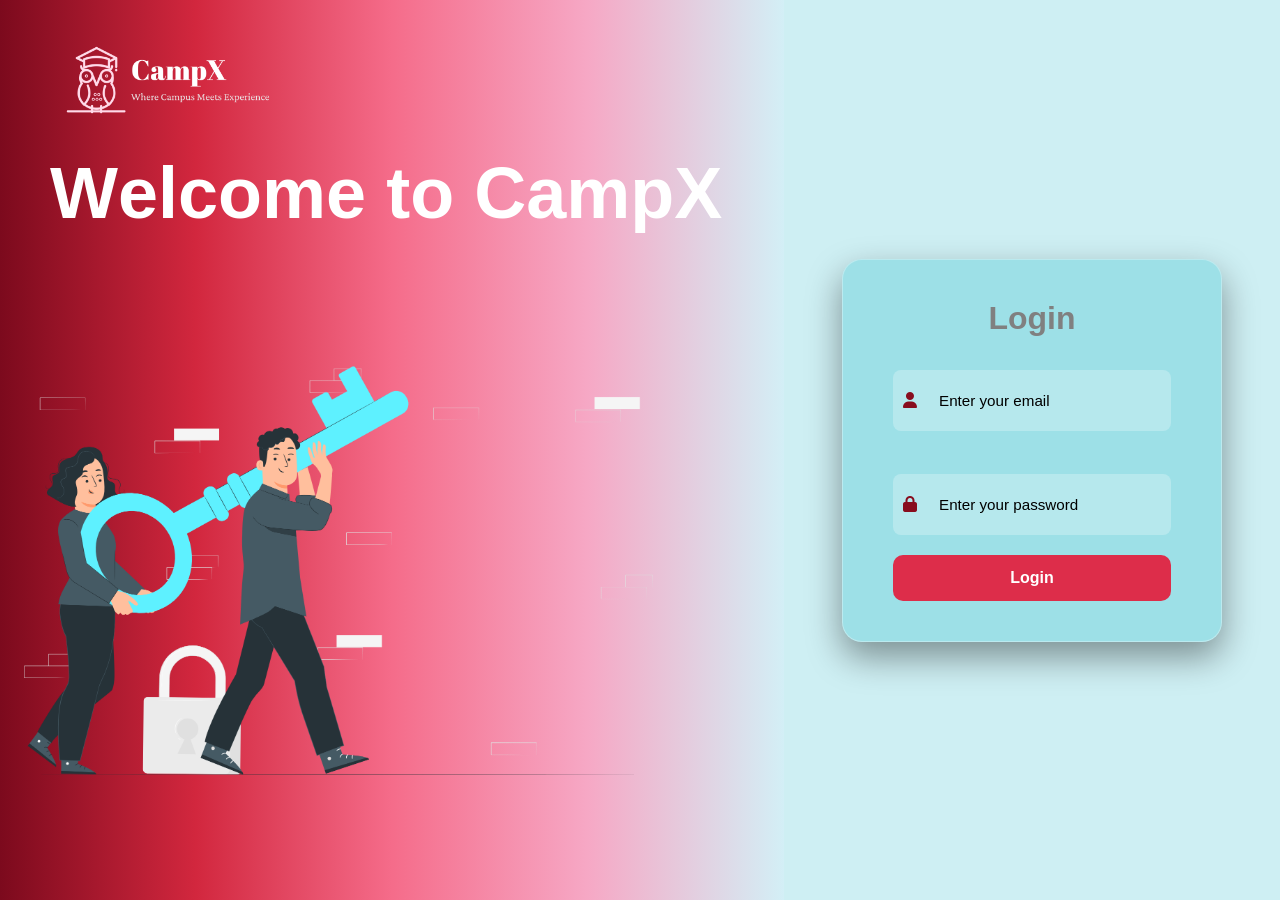
<file: index.html>
<!DOCTYPE html>
<html lang="en">
<head>
  <meta charset="UTF-8" />

  <meta name="viewport" content="width=device-width, initial-scale=1.0" />
  <link rel="stylesheet" href="https://cdnjs.cloudflare.com/ajax/libs/font-awesome/6.7.2/css/all.min.css" integrity="sha512-Evv84Mr4kqVGRNSgIGL/F/aIDqQb7xQ2vcrdIwxfjThSH8CSR7PBEakCr51Ck+w+/U6swU2Im1vVX0SVk9ABhg==" crossorigin="anonymous" referrerpolicy="no-referrer" />
  <title>CampX Login</title>
  <link rel="stylesheet" href="index.css" />
</head>
<body>
  <div class="container">
    <div class="left">
      <div class="logo-container">
        <img src="logo2_left.png" alt="CampX Logo" class="logo" />
      </div>
      <div class="top-left">
        <h1 class="animated-text">
          <span>W</span><span>e</span><span>l</span><span>c</span><span>o</span><span>m</span><span>e</span>
          <span>t</span><span>o</span>
          <span>C</span><span>a</span><span>m</span><span>p</span><span>X</span>
        </h1>
      </div>
      <div class="bottom-image">
        <img src="loginpage.png" alt="Illustration" />
      </div>
    </div>
    <div class="right">
      <form action="Home.html" method="GET">
        <h2>Login</h2>
      
      
      
        <div class="form-group">
          <label for="email">Email</label>
          <div class="input-icon">
            <i class="fas fa-user"></i>
            <input type="email" id="email" placeholder="Enter your email" required />
          </div>
        </div>
        
        <div class="form-group">
          <label for="password">Password</label>
          <div class="input-icon">
            <i class="fas fa-lock"></i>
            <input type="password" id="password" placeholder="Enter your password" required />
          </div>
        </div>
      
        <!-- <div class="form-options">
          <label class="remember-me">
            <input type="checkbox" />
            Remember Me
          </label>
          <a href="#" class="forgot">Forgot Password?</a>
        </div> -->
      
        <button type="submit">Login</button>
      
        <!-- <div class="signup-link">
          New here? <a href="#">Create an account</a>
        </div> -->
      </form>
      
    </div>
  </div>
</body>
</html>
</file>
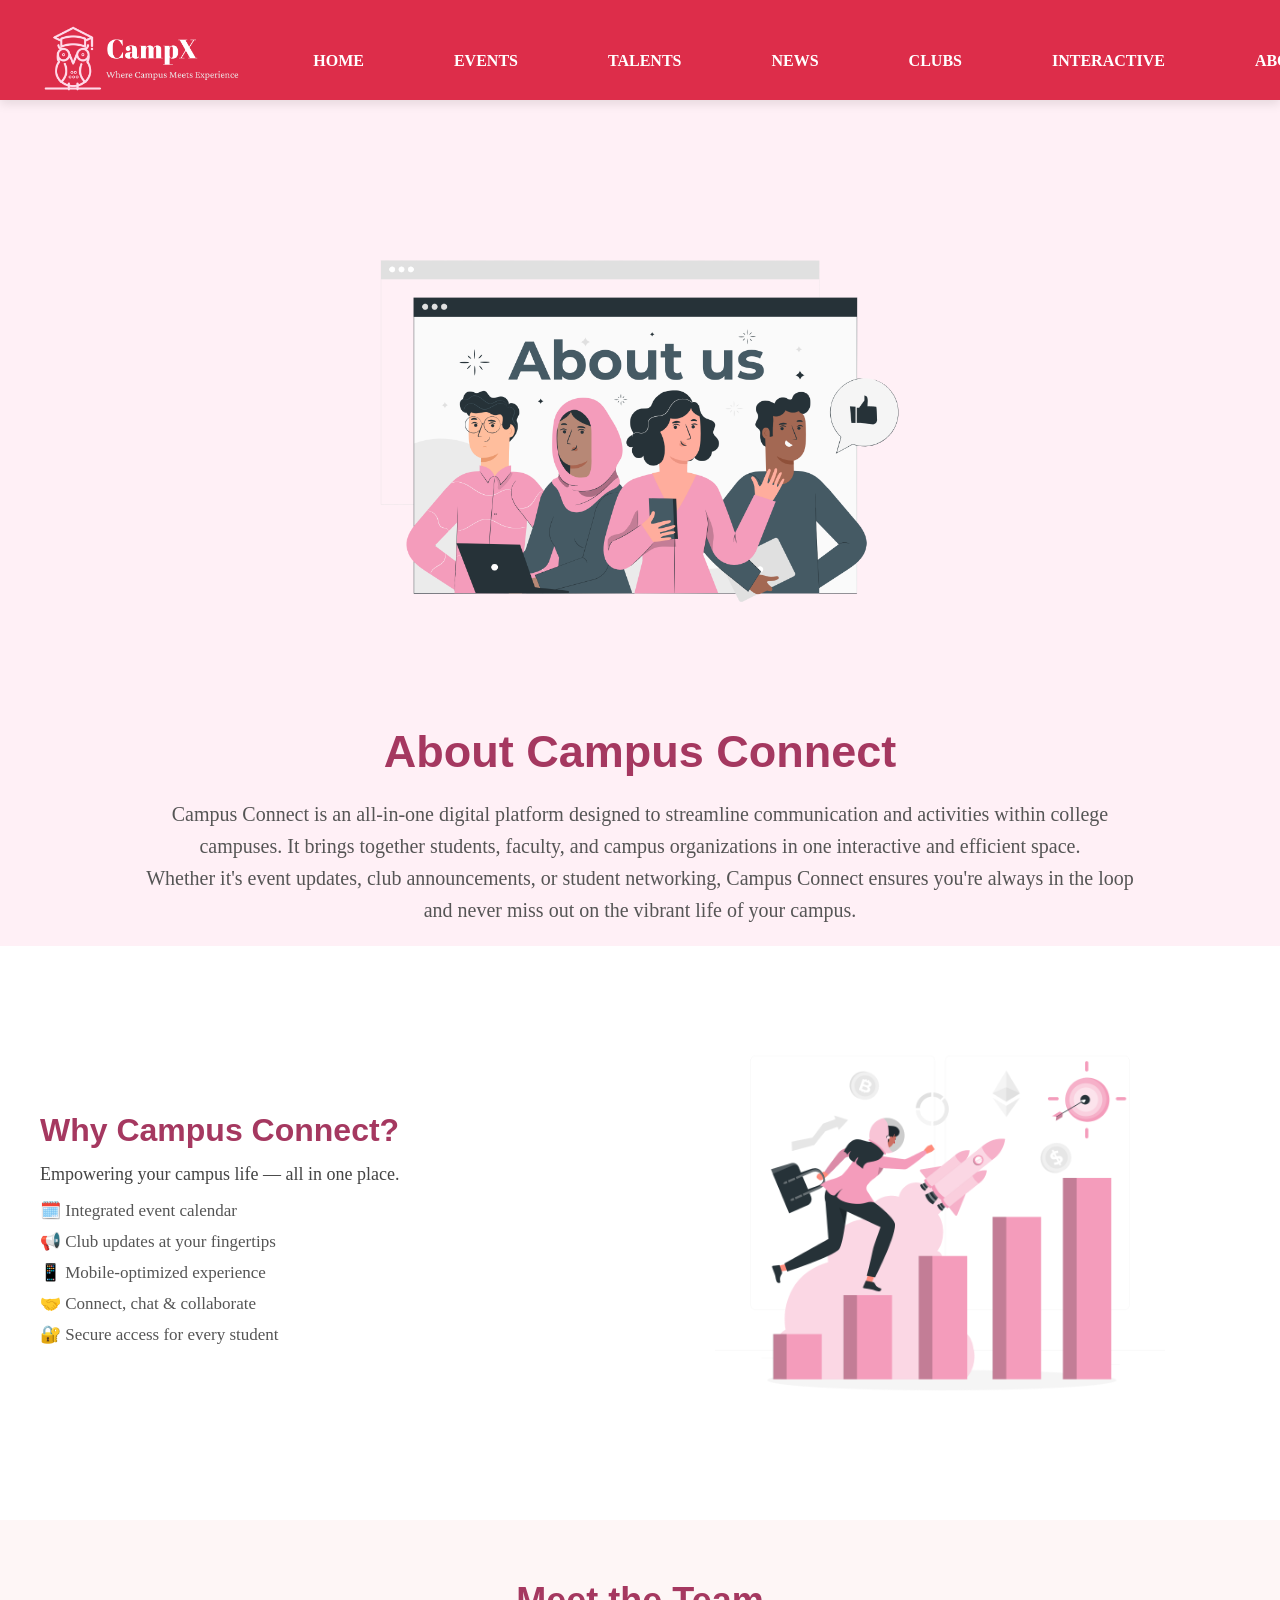
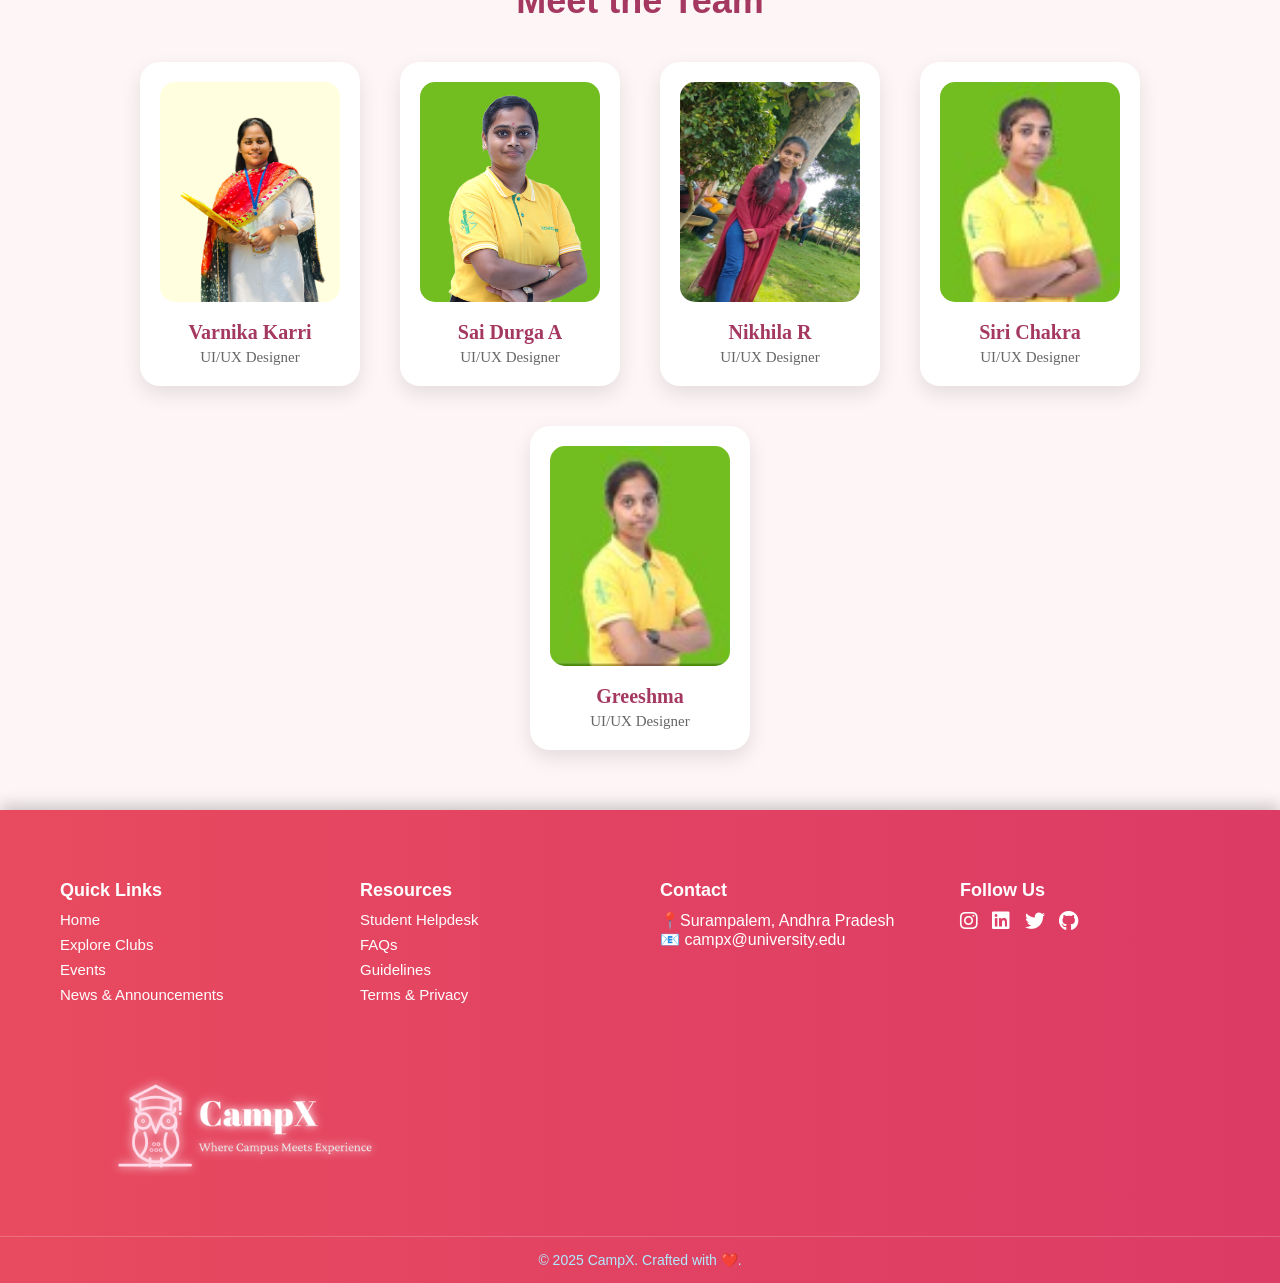
<file: about.html>
<!DOCTYPE html>
<html lang="en">
<head>
  <meta charset="UTF-8" />
  <meta name="viewport" content="width=device-width, initial-scale=1.0"/>
  <link rel="stylesheet" href="https://cdnjs.cloudflare.com/ajax/libs/font-awesome/6.7.2/css/all.min.css" crossorigin="anonymous" />
  <link rel="stylesheet" href="about.css" />
  <title>Campus Connect - team</title>
</head>
<body>

<!-- Navigation -->
<nav>
  <div class="nav-container">
    <div class="logo">
        <img src="logo2_left.png">
    </div>
    <div class="menu-toggle" onclick="toggleMenu()">☰</div>
    <ul class="menu" id="navbar">
      <li><a href="Home.html"><h2>HOME</h2></a></li>

      <li>
        <a href="Events.html"><h2>EVENTS</h2> </a>
        <ul class="dropdown">
          <li><a href="Events.html">Today’s Events</a></li>
          <li><a href="Events.html">Countdown Timer</a></li>
          <li><a href="Events.html">Event Categories</a></li>
        </ul>
      </li>

      <li>
        <a href="Talents1.html"><h2>TALENTS</h2></a>
        <ul class="dropdown">
          <li><a href="#">Talent Wall</a></li>
          <li><a href="#">Puzzle Collage</a></li>
          <li><a href="#">Spotlight</a></li>
          <li><a href="#">Achievements</a></li>
        </ul>
      </li>

      <li>
        <a href="news.html"><h2>NEWS</h2> </a>
        <!-- <ul class="dropdown">
          <li><a href="#">Campus News</a></li>
          <li><a href="#">Announcements</a></li>
          <li><a href="#">Testimonials</a></li>
          <li><a href="#">Quote of the Day</a></li>
        </ul> -->
      </li>

      <li>
        <a href="interface.html"><h2>CLUBS</h2> </a>
      </li>

      <li>
        <a href="Gallery.html"><h2>INTERACTIVE</h2> </a>
        <ul class="dropdown">
          <li><a href="map.html">Campus Map</a></li>
          <li><a href="quote.html">Positivity Wall</a></li>
          <li><a href="letter.html">Open Letters</a></li>
          <li><a href="planner.html">Planner</a></li>
          <li><a href="calendar.html">Mini Calender</a></li>
          <li><a href="wishing-wall.html">Wishing</a></li>
        </ul>
      </li>

      <li><a href="about.html"><h2>ABOUT</h2></a></li>
      
      
    </ul>
  </div>
  
  
</nav>

<!-- Intro Section -->
<section class="intro-section">
  <div class="intro-container">
    <div class="intro-image">
      <img src="about_us.png" alt="Illustration">
    </div>
    <div class="intro-text">
      <h1>About Campus Connect</h1>
        <p>
          Campus Connect is an all-in-one digital platform designed to streamline communication and activities within college campuses. It brings together students, faculty, and campus organizations in one interactive and efficient space.
        </p>
        <p>
          Whether it's event updates, club announcements, or student networking, Campus Connect ensures you're always in the loop and never miss out on the vibrant life of your campus.
        </p>
    </div>
  </div>
</section>


<section class="why-us">
  <div class="container flex-row reverse">
    <div class="why-text">
      <h2>Why Campus Connect?</h2>
      <p>Empowering your campus life — all in one place.</p>
      <ul>
        <li>🗓️ Integrated event calendar</li>
        <li>📢 Club updates at your fingertips</li>
        <li>📱 Mobile-optimized experience</li>
        <li>🤝 Connect, chat & collaborate</li>
        <li>🔐 Secure access for every student</li>
      </ul>
    </div>
    <div class="why-image">
      <img src="missionpage.png" alt="Why Campus Connect Illustration" />
    </div>
  </div>
</section>


<!-- Meet the Team Section -->
<section class="team-section">
  <h2>Meet the Team</h2>
  <div class="team-grid">
    <div class="team-member">
      <img src="varnika_k.png" alt="Team Member 1">
      <h3>Varnika Karri</h3>
      <p>UI/UX Designer</p>
    </div>
    <div class="team-member">
      <img src="23P31A05022222.png" alt="Team Member 2">
      <h3>Sai Durga A</h3>
      <p>UI/UX Designer</p>
    </div>
    <div class="team-member">
      <img src="nikhila.jpg" alt="Team Member 3">
      <h3>Nikhila R</h3>
      <p>UI/UX Designer</p>
    </div>
    <div class="team-member">
      <img src="siri.jpg" alt="Team Member 4">
      <h3>Siri Chakra</h3>
      <p>UI/UX Designer</p>
    </div>
    <div class="team-member">
      <img src="Greeshma.jpg" alt="Team Member 5">
      <h3>Greeshma</h3>
      <p>UI/UX Designer</p>
    </div>
  </div>
</section>


<footer>
  <div class="footer-container">
    <!-- <div class="footer-section">
      <h2 class="footer-heading">🚀 Campus Connect</h2>
      <p>Uniting ideas, talents, and opportunities on campus.</p>
    </div> -->

    <div class="footer-section">
      <h3>Quick Links</h3>
      <ul>
        <li>Home</li>
        <li>Explore Clubs</li>
        <li>Events</li>
        <li>News & Announcements</li>
      </ul>
    </div>

    <div class="footer-section">
      <h3>Resources</h3>
      <ul>
        <li>Student Helpdesk</li>
        <li>FAQs</li>
        <li>Guidelines</li>
        <li>Terms & Privacy</li>
      </ul>
    </div>

    <div class="footer-section">
      <h3>Contact</h3>
      <p>📍Surampalem, Andhra Pradesh</p>
      <p>📧 campx@university.edu</p>
    </div>

    <div class="footer-section">
      <h3>Follow Us</h3>
      <p>
        <i class="fa-brands fa-instagram"></i>
        <i class="fa-brands fa-linkedin"></i>
        <i class="fa-brands fa-twitter"></i>
        <i class="fa-brands fa-github"></i>
      </p>
    </div>

    <div class="footer-logo-section">
      <img src="logo2_left.png" class="footer-logo" />
      <!-- <h2 style="margin: 5px 0 0; font-size: 22px;">CampX</h2>
      <p style="font-size: 12px;">Where Campus Meets Experience</p> -->
    </div>
  </div>

  <div class="footer-bottom" style="text-align: center; padding: 15px 0; color: #b0eaff;">
    © 2025 CampX. Crafted with ❤️.
  </div>
</footer>




</body>
</html>
</file>
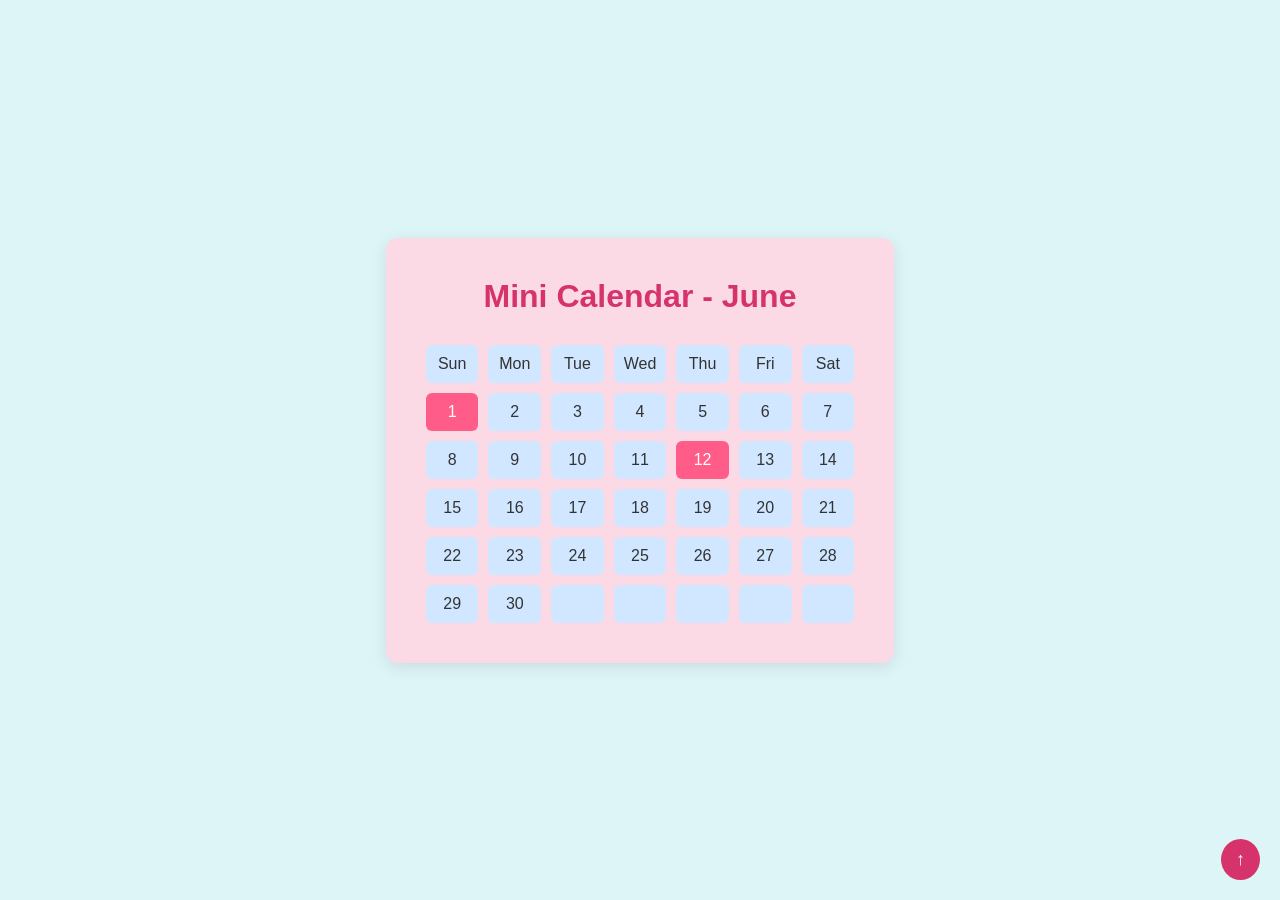
<file: calendar.html>
<html lang="en">
<head>
  <meta charset="UTF-8" />
  <meta name="viewport" content="width=device-width, initial-scale=1.0"/>
  <title>Mini Calendar</title>
  <link rel="stylesheet" href="output.css" />
</head>
<body>
  <div class="container">
    <h1>Mini Calendar - June</h1>
    <div class="calendar">
      <div>Sun</div><div>Mon</div><div>Tue</div><div>Wed</div><div>Thu</div><div>Fri</div><div>Sat</div>
      <div class="highlight">1</div><div>2</div>
      <div>3</div><div>4</div><div>5</div><div>6</div><div>7</div><div>8</div><div>9</div>
      <div>10</div><div>11</div><div class="highlight">12</div><div>13</div><div>14</div><div>15</div><div>16</div>
      <div>17</div><div>18</div><div>19</div><div>20</div><div>21</div><div>22</div><div>23</div>
      <div>24</div><div>25</div><div>26</div><div>27</div><div>28</div><div>29</div><div>30</div><div></div><div></div><div></div><div></div><div></div>
    </div>
  </div>
  <a href="#" class="back-to-top">↑</a>
</body>
</html>
</file>
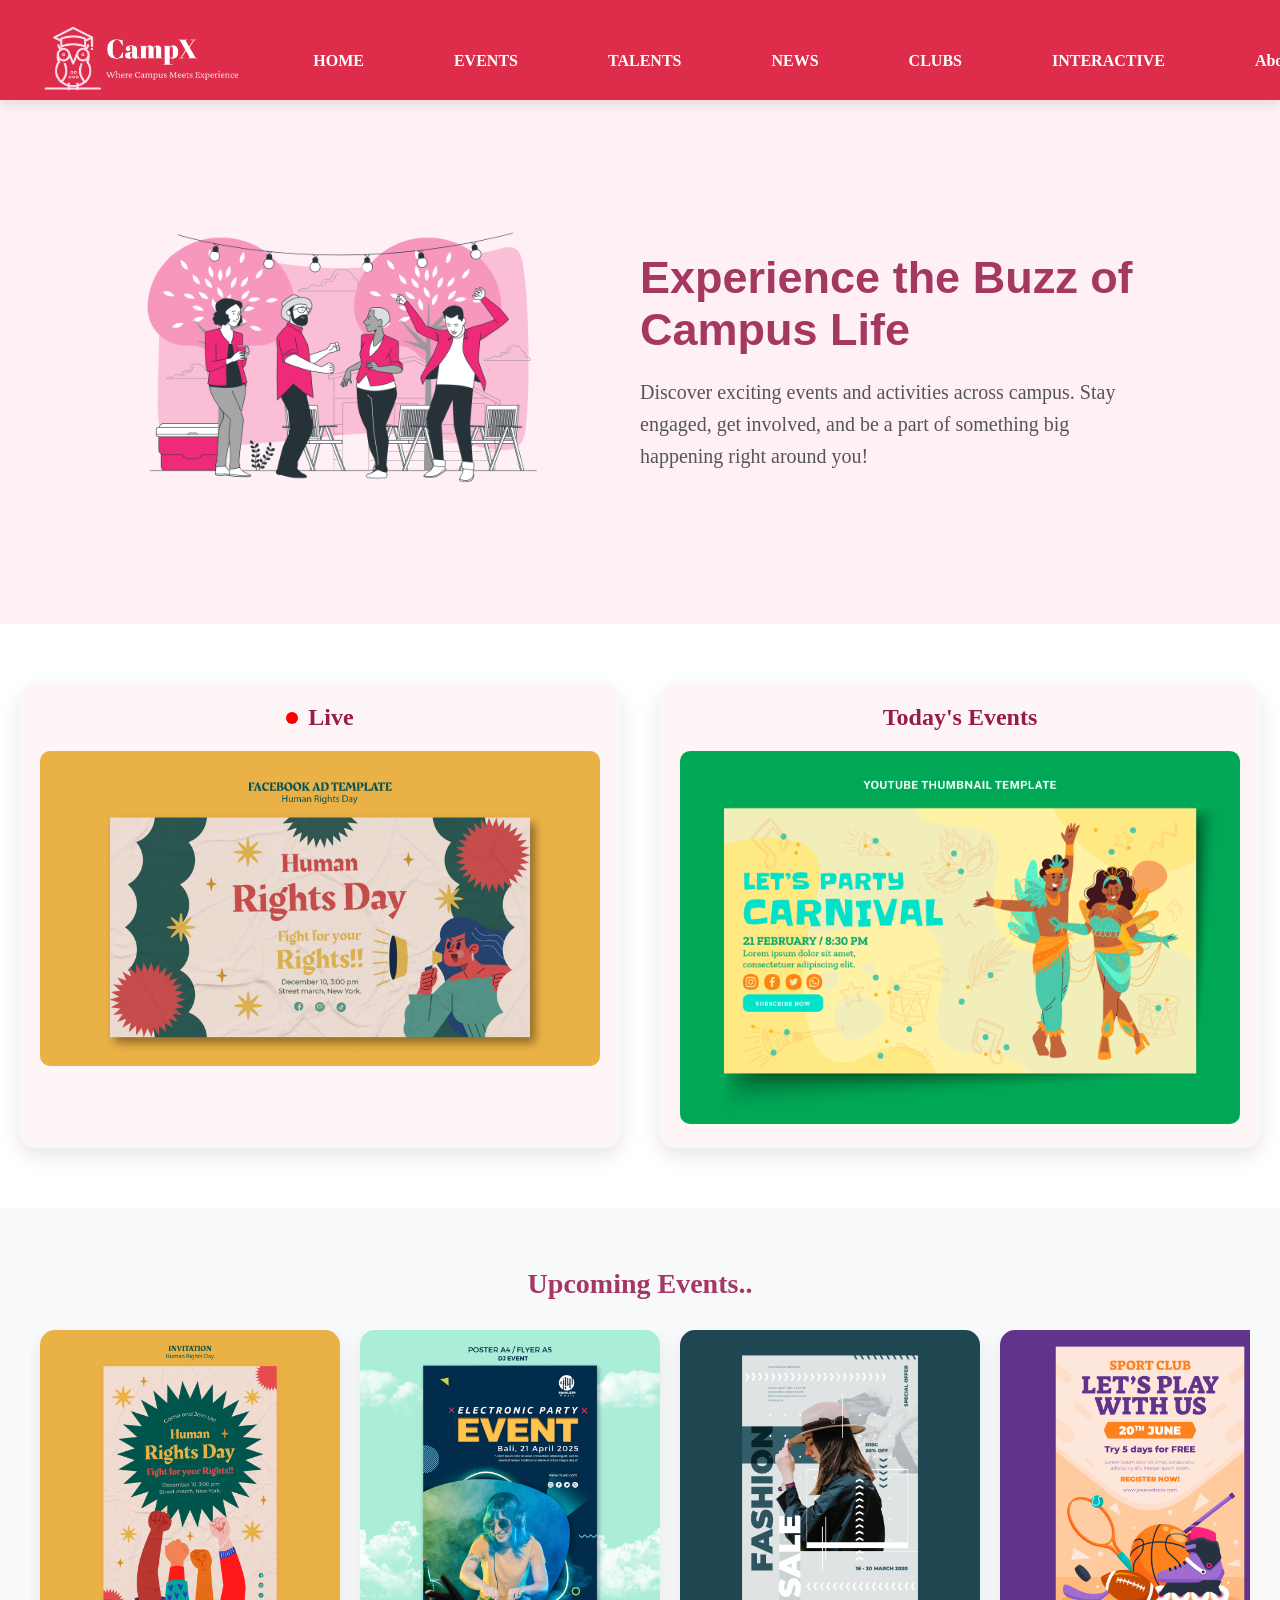
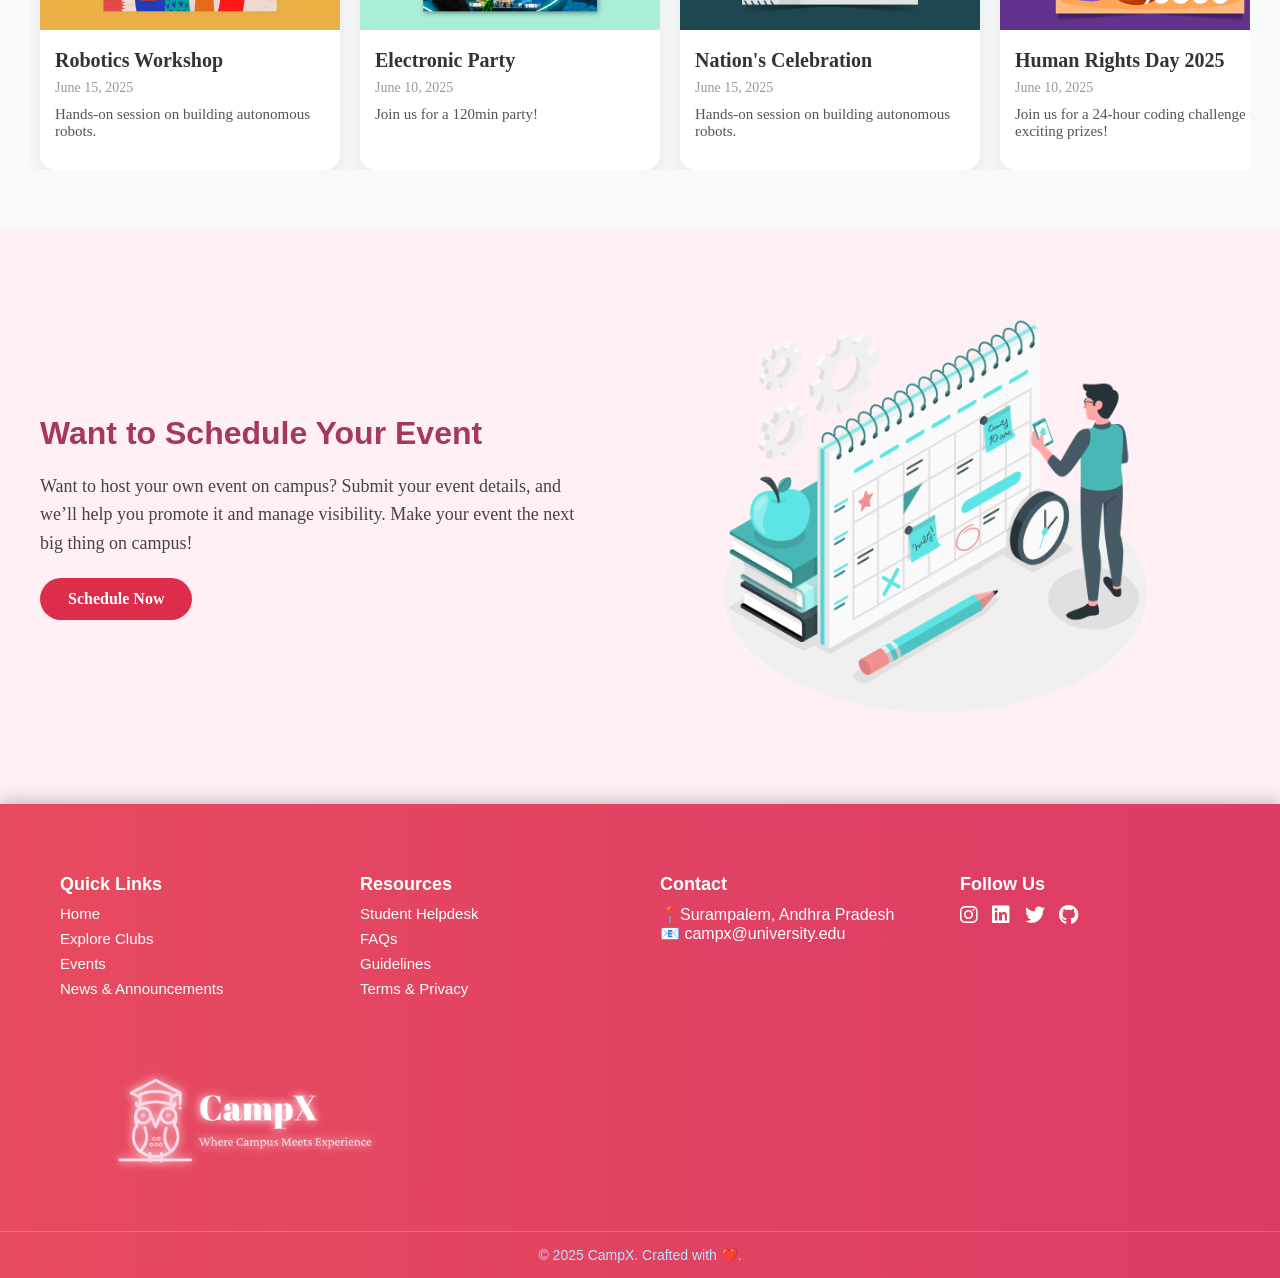
<file: Events.html>
<!DOCTYPE html>
<html lang="en">
<head>
  <meta charset="UTF-8" />
  <meta name="viewport" content="width=device-width, initial-scale=1.0"/>
  <link rel="stylesheet" href="https://cdnjs.cloudflare.com/ajax/libs/font-awesome/6.7.2/css/all.min.css" crossorigin="anonymous" />
  <link rel="stylesheet" href="Events.css" />
  <title>Campus Connect - Events</title>
</head>
<body>

<!-- Navigation -->
<nav>
  <div class="nav-container">
    <div class="logo">
        <img src="logo2_left.png">
    </div>
    <div class="menu-toggle" onclick="toggleMenu()">☰</div>
    <ul class="menu" id="navbar">
      <li><a href="Home.html"><h2>HOME</h2></a></li>

      <li>
        <a href="Events.html"><h2>EVENTS</h2> </a>
        <ul class="dropdown">
          <li><a href="Events.html">Today’s Events</a></li>
          <li><a href="Events.html">Countdown Timer</a></li>
          <li><a href="Events.html">Event Categories</a></li>
        </ul>
      </li>

      <li>
        <a href="Talents1.html"><h2>TALENTS</h2></a>
        <ul class="dropdown">
          <li><a href="#">Talent Wall</a></li>
          <li><a href="#">Puzzle Collage</a></li>
          <li><a href="#">Spotlight</a></li>
          <li><a href="#">Achievements</a></li>
        </ul>
      </li>

      <li>
        <a href="news.html"><h2>NEWS</h2> </a>
        <!-- <ul class="dropdown">
          <li><a href="#">Campus News</a></li>
          <li><a href="#">Announcements</a></li>
          <li><a href="#">Testimonials</a></li>
          <li><a href="#">Quote of the Day</a></li>
        </ul> -->
      </li>

      <li>
        <a href="interface.html"><h2>CLUBS</h2> </a>
      </li>

      <li>
        <a href="Gallery.html"><h2>INTERACTIVE</h2> </a>
        <ul class="dropdown">
          <li><a href="map.html">Campus Map</a></li>
          <li><a href="quote.html">Positivity Wall</a></li>
          <li><a href="letter.html">Open Letters</a></li>
          <li><a href="planner.html">Planner</a></li>
          <li><a href="calendar.html">Mini Calender</a></li>
          <li><a href="wishing-wall.html">Wishing</a></li>
        </ul>
      </li>

      <li><a href="about.html"><h2>About</h2></a></li>

      
      
    </ul>
  </div>
  
  
</nav>

<!-- Intro Section -->
<section class="intro-section">
  <div class="intro-container">
    <div class="intro-image">
      <img src="event_paage.png" alt="Illustration">
    </div>
    <div class="intro-text">
      <h1>Experience the Buzz of Campus Life</h1>
      <p>Discover exciting events and activities across campus. Stay engaged, get involved, and be a part of something big happening right around you!</p>
    </div>
  </div>
</section>

<section class="live-events">
  <div class="event-section">
    <div class="section-header live">
      <span class="dot"></span>
      <h2>Live</h2>
    </div>
    
    <img src="event_two.jpg" alt="Today's Event Image" class="event-image">
  </div>

  <div class="event-section">
    <div class="section-header">
      <h2>Today's Events</h2>
    </div>
    <img src="live_section2.jpg" alt="Live Event Image" class="event-image">
  </div>
</section>


<!-- Upcoming Events -->
<section class="upcoming-events">
  <h2 class="section-title">Upcoming Events..</h2>
  <div class="events-scroll-container">
    <div class="event-card">
      <img src="p3.jpg" alt="Event" class="event-img" />
      <div class="event-details">
        <h3 class="event-title">Robotics Workshop</h3>
        <p class="event-date">June 15, 2025</p>
        <p class="event-description">Hands-on session on building autonomous robots.</p>
      </div>
    </div>
    <div class="event-card">
      <img src="up5.jpg" alt="Event" class="event-img" />
      <div class="event-details">
        <h3 class="event-title">Electronic Party</h3>
        <p class="event-date">June 10, 2025</p>
        <p class="event-description">Join us for a 120min party!</p>
      </div>
    </div>

    <!-- Event Card -->
    <div class="event-card">
      <img src="up9.jpg" alt="Event 2" class="event-img" />
      <div class="event-details">
        <h3 class="event-title">Nation's Celebration</h3>
        <p class="event-date">June 15, 2025</p>
        <p class="event-description">Hands-on session on building autonomous robots.</p>
      </div>
    </div>
    
    <!-- Event Card -->
    <div class="event-card">
      <img src="p2.jpg" alt="Event 1" class="event-img" />
      <div class="event-details">
        <h3 class="event-title">Human Rights Day 2025</h3>
        <p class="event-date">June 10, 2025</p>
        <p class="event-description">Join us for a 24-hour coding challenge with exciting prizes!</p>
      </div>
    </div>

    <!-- Event Card -->
    <div class="event-card">
      <img src="up4.jpg" alt="Event 2" class="event-img" />
      <div class="event-details">
        <h3 class="event-title">Robotics Workshop</h3>
        <p class="event-date">June 15, 2025</p>
        <p class="event-description">Hands-on session on building autonomous robots.</p>
      </div>
    </div>

    <!-- Event Card -->
    <div class="event-card">
      <img src="up6.jpg" alt="Event 1" class="event-img" />
      <div class="event-details">
        <h3 class="event-title">Computer's day</h3>
        <p class="event-date">June 10, 2025</p>
        <p class="event-description">Join us for a 24-hour coding challenge with exciting prizes!</p>
      </div>
    </div>

    <!-- Event Card -->
     
    
    <!-- Event Card -->
    <div class="event-card">
      <img src="up7.jpg" alt="Event 1" class="event-img" />
      <div class="event-details">
        <h3 class="event-title">Scientific Webinar</h3>
        <p class="event-date">June 10, 2025</p>
        <p class="event-description">Join us for a 24-hour coding challenge with exciting prizes!</p>
      </div>
    </div>

    <!-- Event Card -->
    <div class="event-card">
      <img src="up8.jpg" alt="Event 2" class="event-img" />
      <div class="event-details">
        <h3 class="event-title">Fashion Walk 2025</h3>
        <p class="event-date">June 15, 2025</p>
        <p class="event-description">Hands-on session on building autonomous robots.</p>
      </div>
    </div>

  </div>
</section>

<!-- Schedule Your Event Section -->
<section class="schedule-event-section">
  <div class="schedule-container">
    <div class="schedule-text">
      <h2>Want to Schedule Your Event</h2>
      <p>Want to host your own event on campus? Submit your event details, and we’ll help you promote it and manage visibility. Make your event the next big thing on campus!</p>
      <a href="#" class="schedule-btn">Schedule Now</a>
    </div>
    
    <div class="schedule-image">
      <img src="schedule.png" alt="Schedule Event Illustration" />
    </div>
  </div>
</section>


<footer>
  <div class="footer-container">
    <!-- <div class="footer-section">
      <h2 class="footer-heading">🚀 Campus Connect</h2>
      <p>Uniting ideas, talents, and opportunities on campus.</p>
    </div> -->

    <div class="footer-section">
      <h3>Quick Links</h3>
      <ul>
        <li>Home</li>
        <li>Explore Clubs</li>
        <li>Events</li>
        <li>News & Announcements</li>
      </ul>
    </div>

    <div class="footer-section">
      <h3>Resources</h3>
      <ul>
        <li>Student Helpdesk</li>
        <li>FAQs</li>
        <li>Guidelines</li>
        <li>Terms & Privacy</li>
      </ul>
    </div>

    <div class="footer-section">
      <h3>Contact</h3>
      <p>📍Surampalem, Andhra Pradesh</p>
      <p>📧 campx@university.edu</p>
    </div>

    <div class="footer-section">
      <h3>Follow Us</h3>
      <p>
        <i class="fa-brands fa-instagram"></i>
        <i class="fa-brands fa-linkedin"></i>
        <i class="fa-brands fa-twitter"></i>
        <i class="fa-brands fa-github"></i>
      </p>
    </div>

    <div class="footer-logo-section">
      <img src="logo2_left.png" class="footer-logo" />
      <!-- <h2 style="margin: 5px 0 0; font-size: 22px;">CampX</h2>
      <p style="font-size: 12px;">Where Campus Meets Experience</p> -->
    </div>
  </div>

  <div class="footer-bottom" style="text-align: center; padding: 15px 0; color: #b0eaff;">
    © 2025 CampX. Crafted with ❤️.
  </div>
</footer>




</body>
</html>
</file>
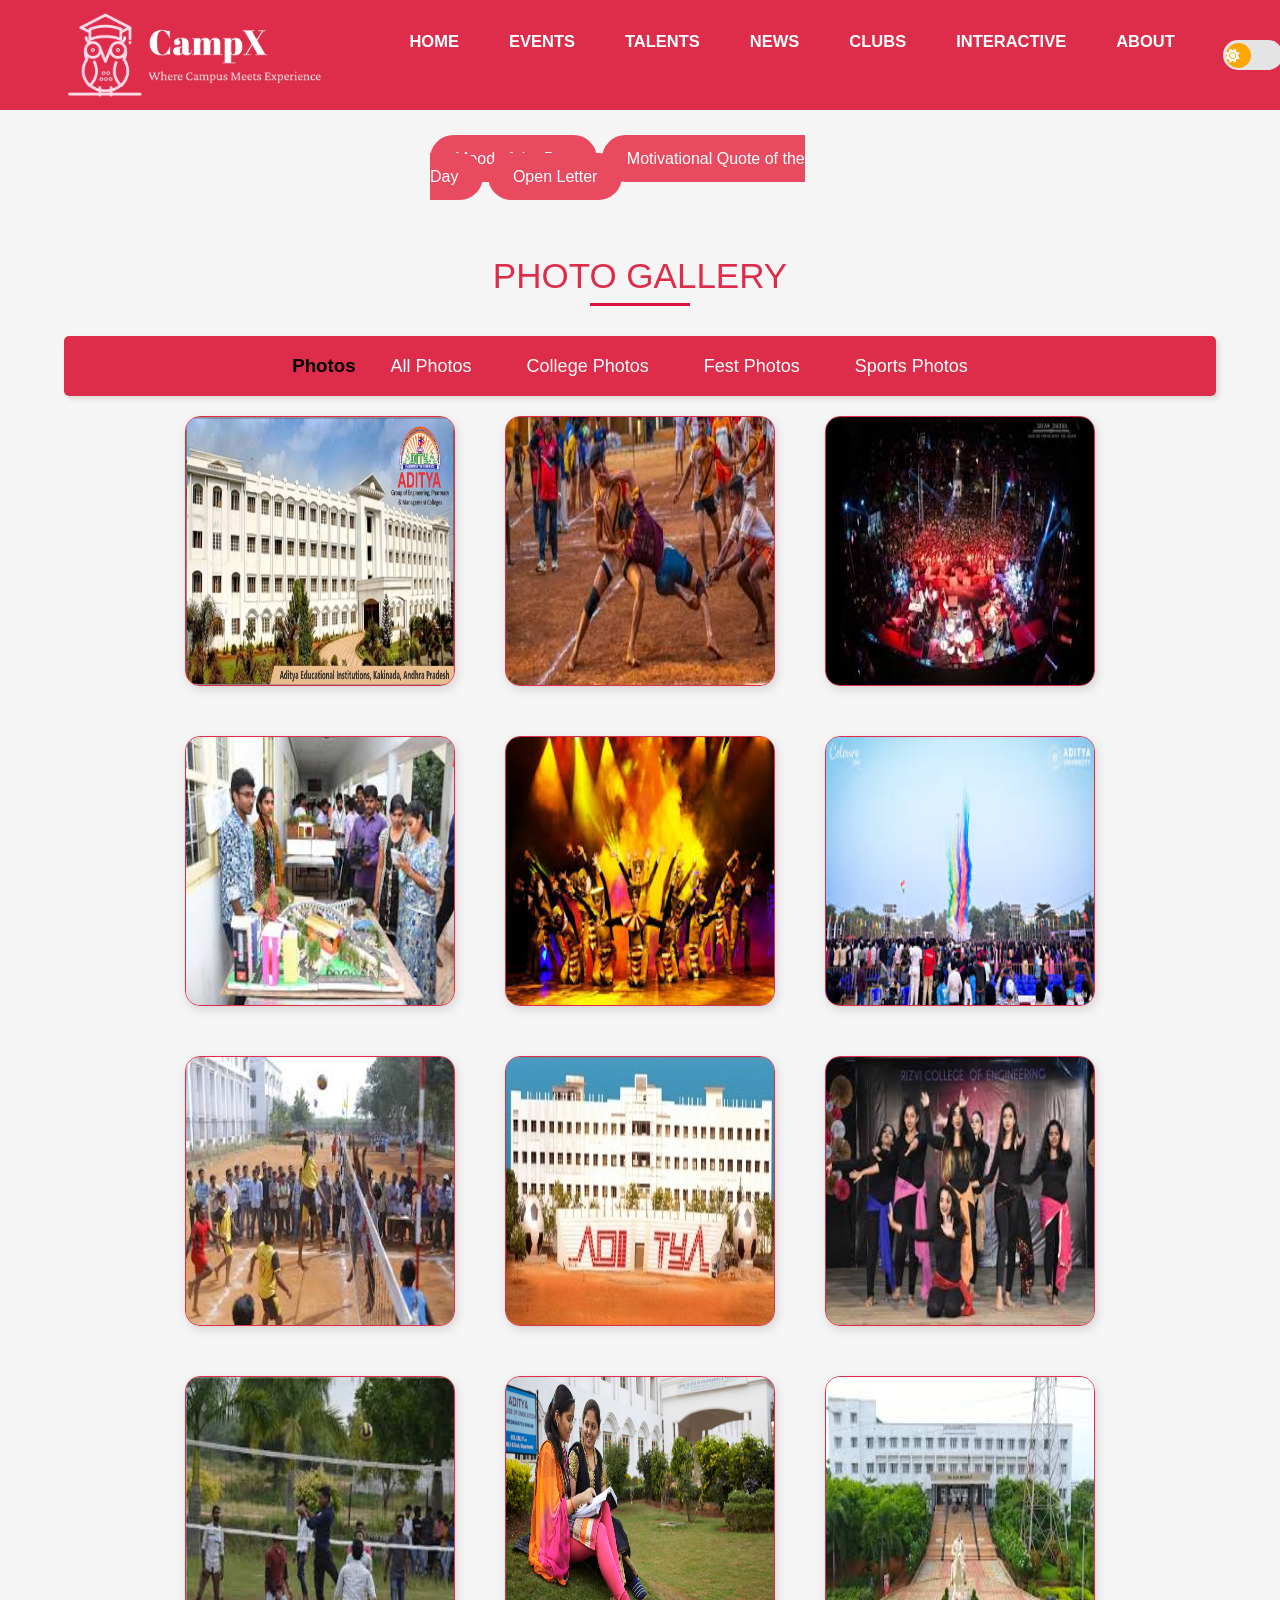
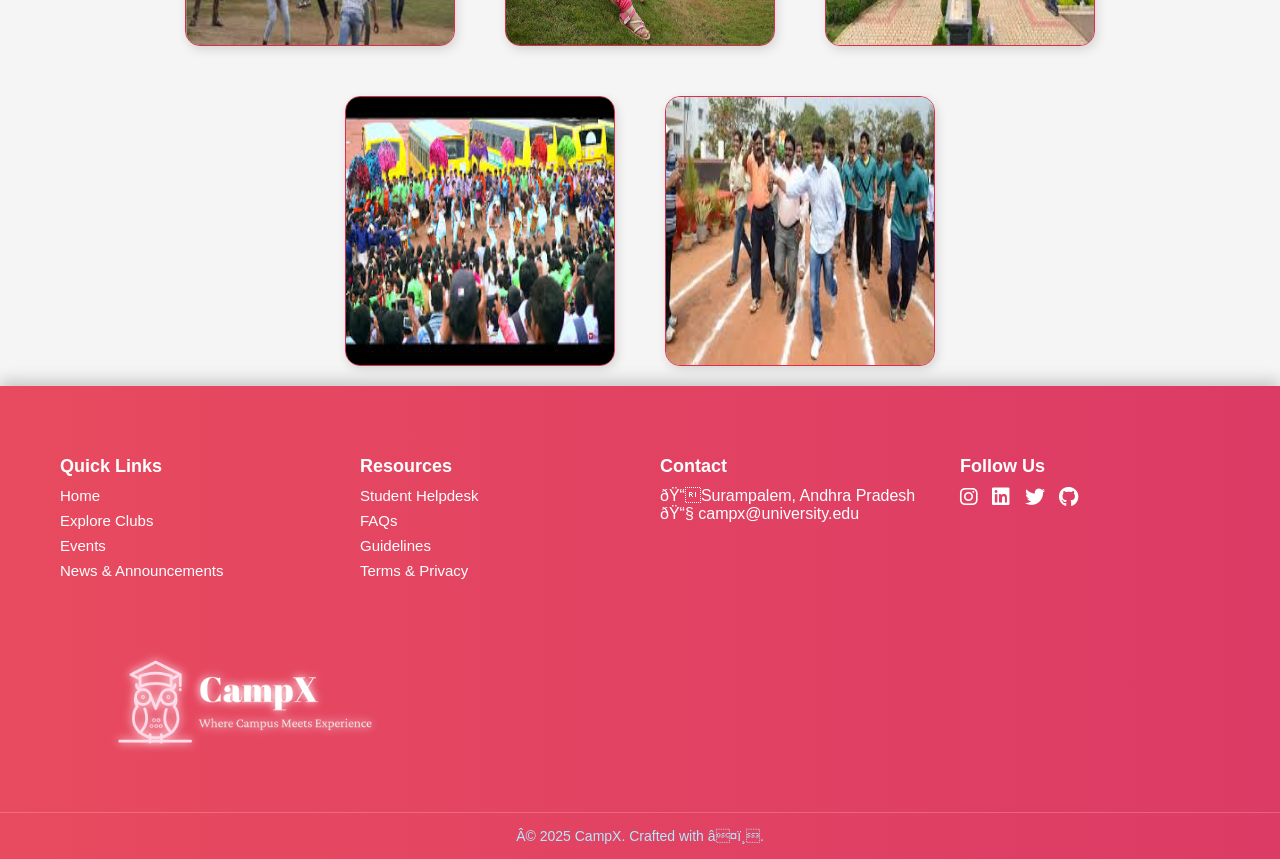
<file: Gallery.html>
<html>
<head>
  <title>Team - 5</title>
  <link rel="stylesheet" href="Gallery.css" />
  <link rel="stylesheet" href="https://cdnjs.cloudflare.com/ajax/libs/font-awesome/6.7.2/css/all.min.css" integrity="sha512-Evv84Mr4kqVGRNSgIGL/F/aIDqQb7xQ2vcrdIwxfjThSH8CSR7PBEakCr51Ck+w+/U6swU2Im1vVX0SVk9ABhg==" crossorigin="anonymous" referrerpolicy="no-referrer" />
</head>
<body>

    <nav>
  <div class="nav-container">
    <div class="logo">
        <img src="logo2_left.png">
    </div>
    <div class="menu-toggle" onclick="toggleMenu()">☰</div>
    <ul class="menu" id="navbar">
      <li><a href="Home.html"><h2>HOME</h2></a></li>

      <li>
        <a href="Events.html"><h2>EVENTS</h2> </a>
        <ul class="dropdown">
          <li><a href="#">Today’s Events</a></li>
          <li><a href="#">Countdown Timer</a></li>
          <li><a href="#">Event Categories</a></li>
        </ul>
      </li>

      <li>
        <a href="Talents1.html"><h2>TALENTS</h2></a>
        <ul class="dropdown">
          <li><a href="#">Talent Wall</a></li>
          <li><a href="#">Puzzle Collage</a></li>
          <li><a href="#">Spotlight</a></li>
          <li><a href="#">Achievements</a></li>
        </ul>
      </li>

      <li>
        <a href="news.html"><h2>NEWS</h2> </a>
        <!-- <ul class="dropdown">
          <li><a href="#">Campus News</a></li>
          <li><a href="#">Announcements</a></li>
          <li><a href="#">Testimonials</a></li>
          <li><a href="#">Quote of the Day</a></li>
        </ul> -->
      </li>

      <li>
        <a href="interface.html"><h2>CLUBS</h2> </a>
      </li>

      <li>
        <a href="Gallery.html"><h2>INTERACTIVE</h2> </a>
        <ul class="dropdown">
          <li><a href="map.html">Campus Map</a></li>
          <li><a href="mood.html">Positivity Wall</a></li>
          <li><a href="letter.html">Open Letters</a></li>
          <li><a href="planner.html">Planner</a></li>
          <li><a href="calendar.html">Mini Calender</a></li>
          <li><a href="wishing-wall.html">Wishing</a></li>
        </ul>
      </li>

      <li><a href="about.html"><h2>ABOUT</h2></a></li>

      <div class="dark-mode-toggle">
        <input type="checkbox" id="toggle" />
        <label for="toggle" class="switch">
          <div class="slider">
            <i class="fas fa-sun icon sun"></i>
            <i class="fas fa-moon icon moon"></i>
          </div>
        </label>
      </div>
      
      
    </ul>
  </div>
  
  
</nav>

    <div class="space"></div>

    <section class="container">
            <div class="button=grid">
                <a href="mood.html" class="nav-button">Mood of the Day</a>
                <a href="quote.html" class="nav-button">Motivational Quote of the Day</a>
                <a href="letter.html" class="nav-button">Open Letter</a>
            </div>
        </section>

  <div class="main">
    <h1>PHOTO GALLERY</h1>

    <div class="top">
      <h3>Photos</h3>
      <label for="check1">All Photos</label>
      <label for="check2">College Photos</label>
      <label for="check3">Fest Photos</label>
      <label for="check4">Sports Photos</label>
    </div>

    <input type="radio" name="Photos" id="check1" checked>
    <input type="radio" name="Photos" id="check2">
    <input type="radio" name="Photos" id="check3">
    <input type="radio" name="Photos" id="check4">

    <div class="photos">
      <div class="pic college"><img src="photo1.jpg"></div>
      <div class="pic sports"><img src="photo14.jpeg"></div>
      <div class="pic fest"><img src="photo7.jpg"></div>
      <div class="pic college"><img src="photo5.jpeg"></div>
      <div class="pic fest"><img src="photo6.jpg"></div>
      <div class="pic fest"><img src="photo8.jpeg"></div>
      <div class="pic sports"><img src="photo11.jpg"></div>
      <div class="pic college"><img src="photo3.jpg"></div>
      <div class="pic fest"><img src="photo9.jpeg"></div>
      <div class="pic sports"><img src="photo13.jpeg"></div>
      <div class="pic college"><img src="photo4.jpg"></div>
      <div class="pic college"><img src="photo2.jpeg"></div>
      <div class="pic fest"><img src="photo10.jpeg"></div>
      <div class="pic sports"><img src="photo12.jpeg"></div>

    </div>
  </div>

  <footer>
  <div class="footer-container">
    <!-- <div class="footer-section">
      <h2 class="footer-heading">🚀 Campus Connect</h2>
      <p>Uniting ideas, talents, and opportunities on campus.</p>
    </div> -->

    <div class="footer-section">
      <h3>Quick Links</h3>
      <ul>
        <li>Home</li>
        <li>Explore Clubs</li>
        <li>Events</li>
        <li>News & Announcements</li>
      </ul>
    </div>

    <div class="footer-section">
      <h3>Resources</h3>
      <ul>
        <li>Student Helpdesk</li>
        <li>FAQs</li>
        <li>Guidelines</li>
        <li>Terms & Privacy</li>
      </ul>
    </div>

    <div class="footer-section">
      <h3>Contact</h3>
      <p>📍Surampalem, Andhra Pradesh</p>
      <p>📧 campx@university.edu</p>
    </div>

    <div class="footer-section">
      <h3>Follow Us</h3>
      <p>
        <i class="fa-brands fa-instagram"></i>
        <i class="fa-brands fa-linkedin"></i>
        <i class="fa-brands fa-twitter"></i>
        <i class="fa-brands fa-github"></i>
      </p>
    </div>

    <div class="footer-logo-section">
      <img src="logo2_left.png" class="footer-logo" />
      <!-- <h2 style="margin: 5px 0 0; font-size: 22px;">CampX</h2>
      <p style="font-size: 12px;">Where Campus Meets Experience</p> -->
    </div>
  </div>

  <div class="footer-bottom" style="text-align: center; padding: 15px 0; color: #b0eaff;">
    © 2025 CampX. Crafted with ❤️.
  </div>
</footer>


</body>
</html>
</file>
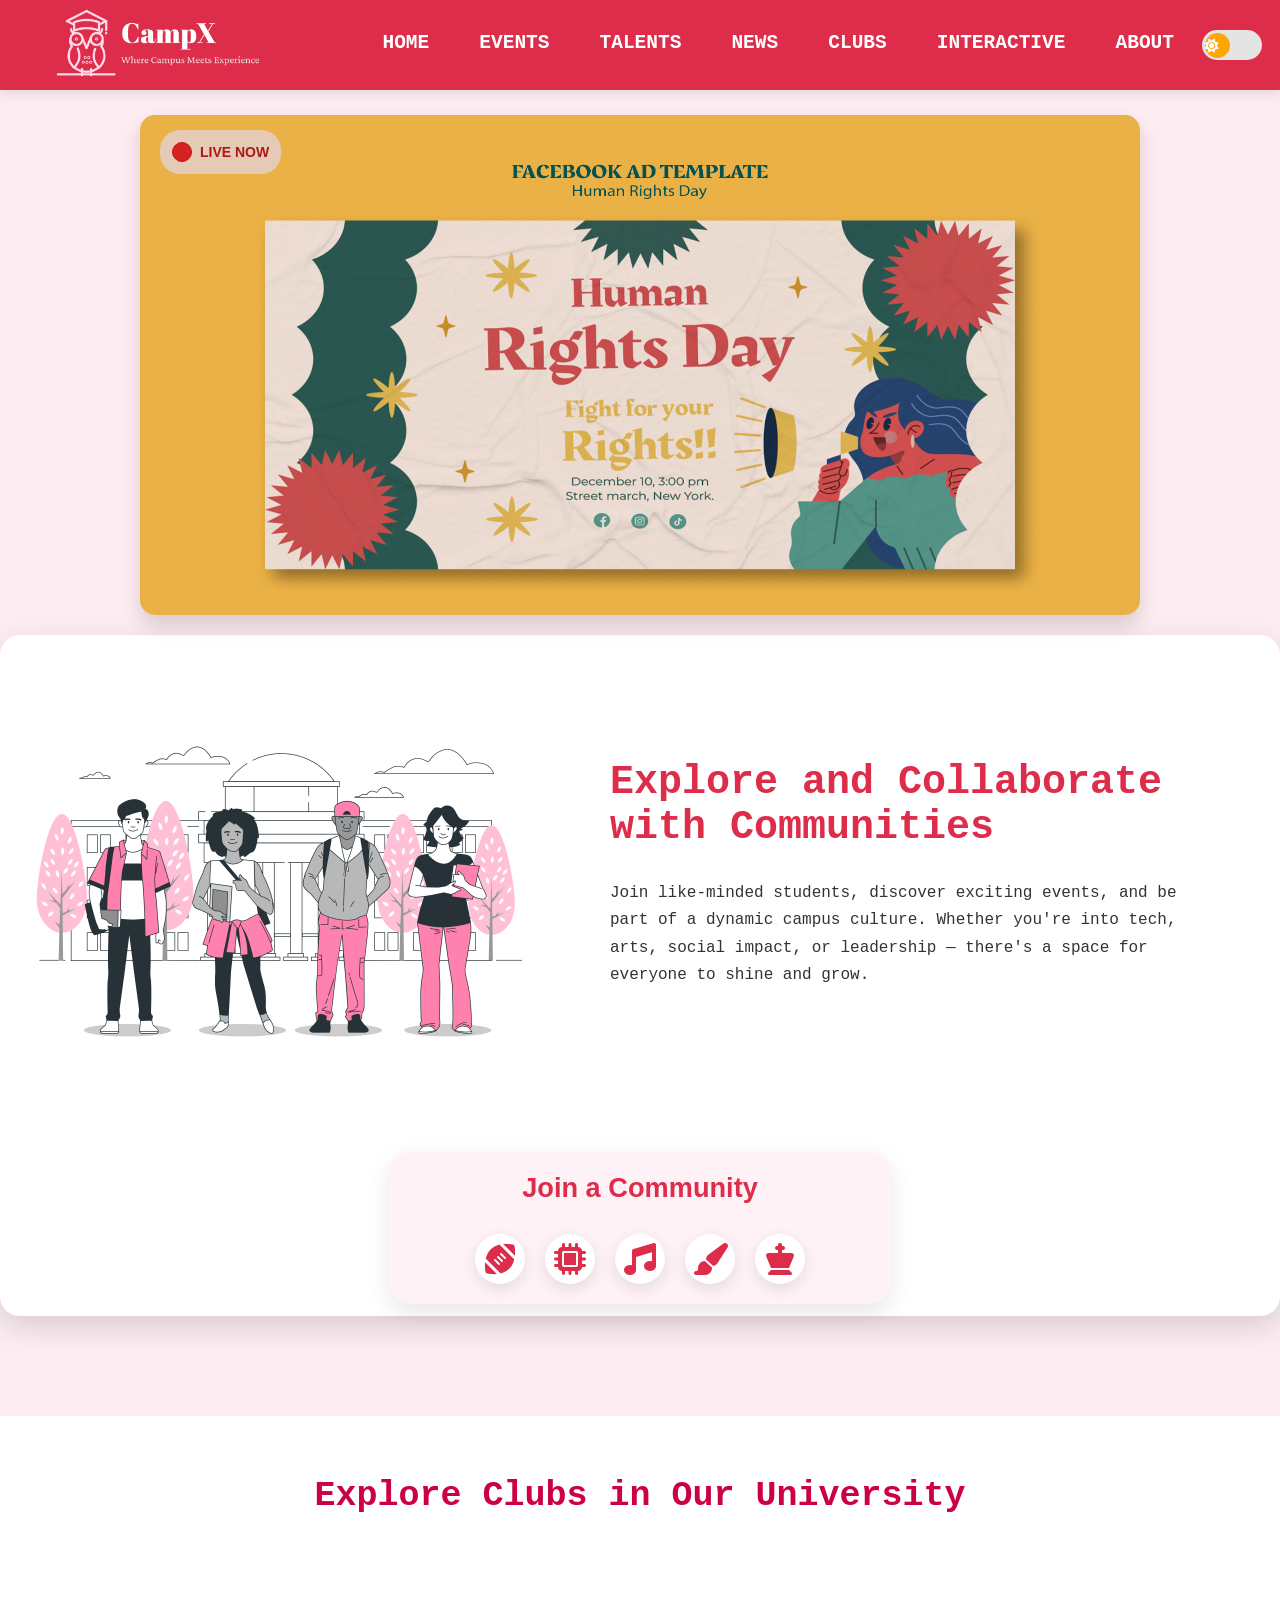
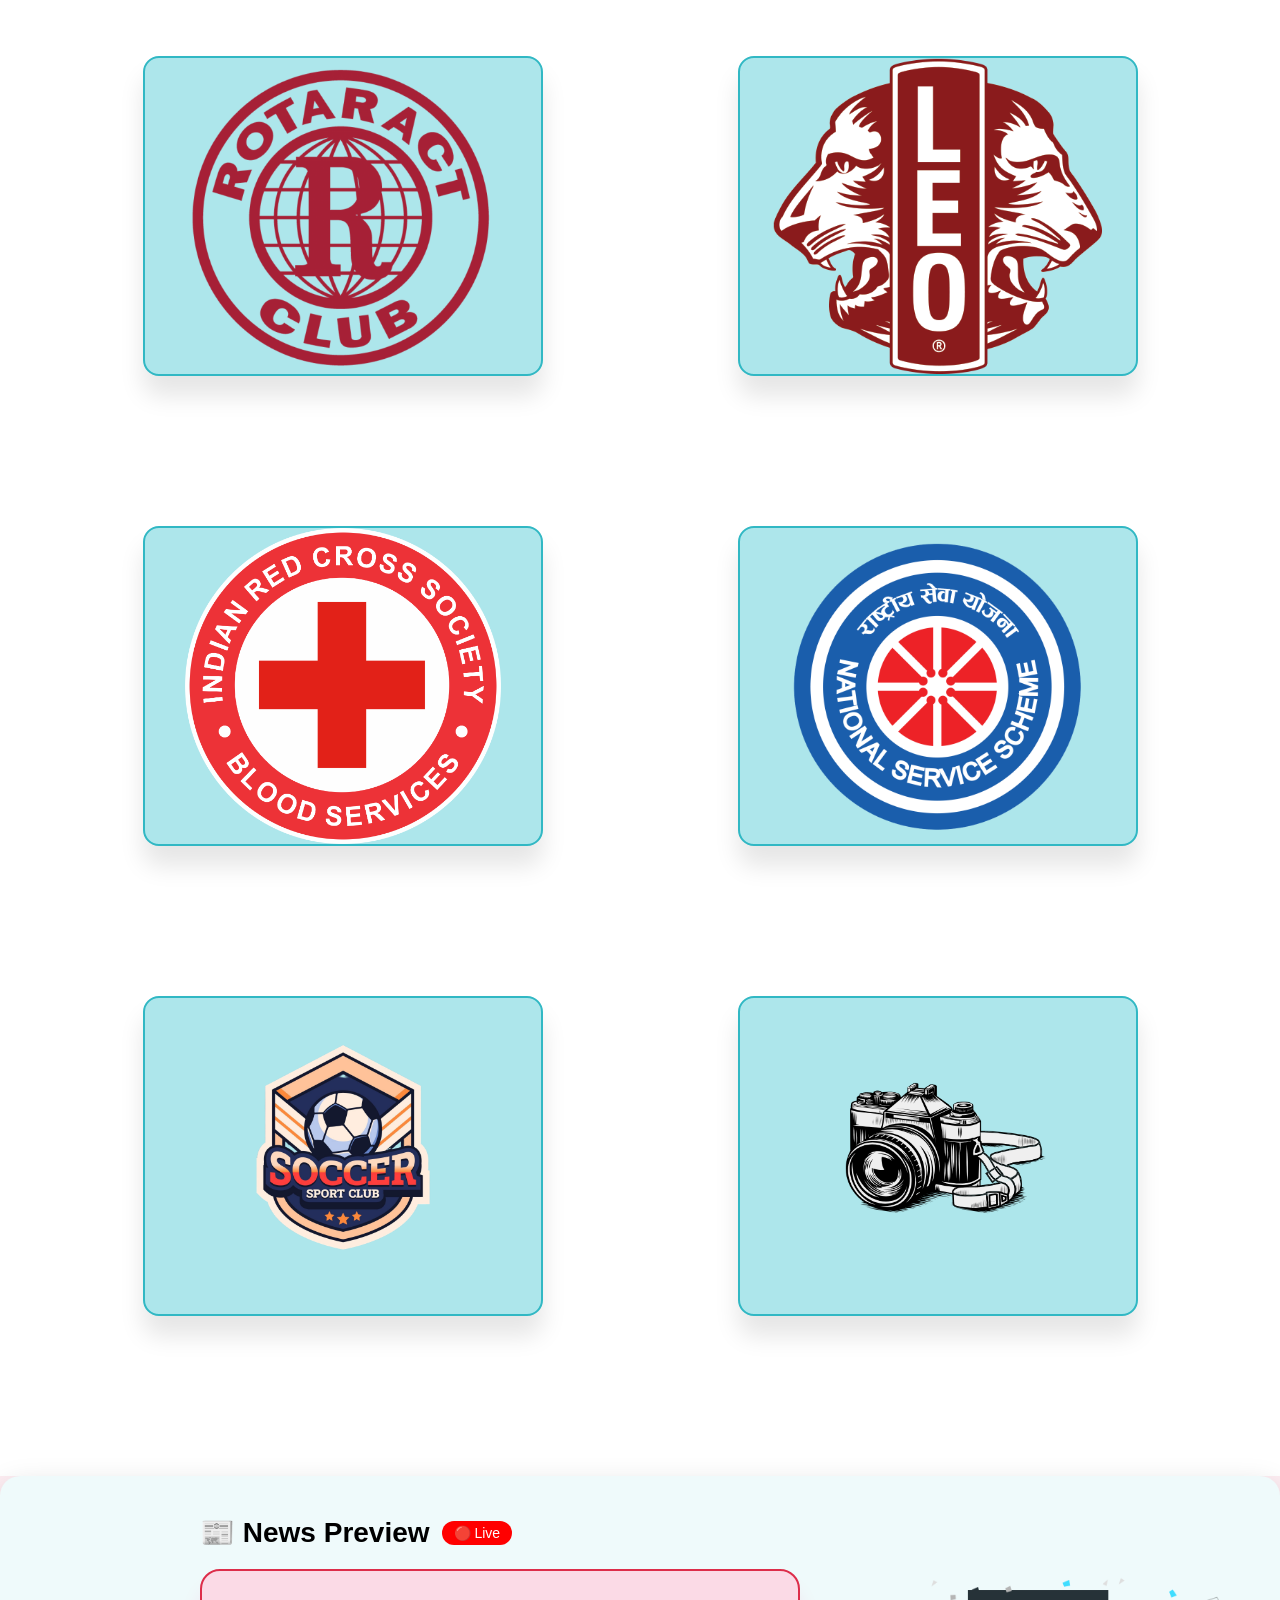
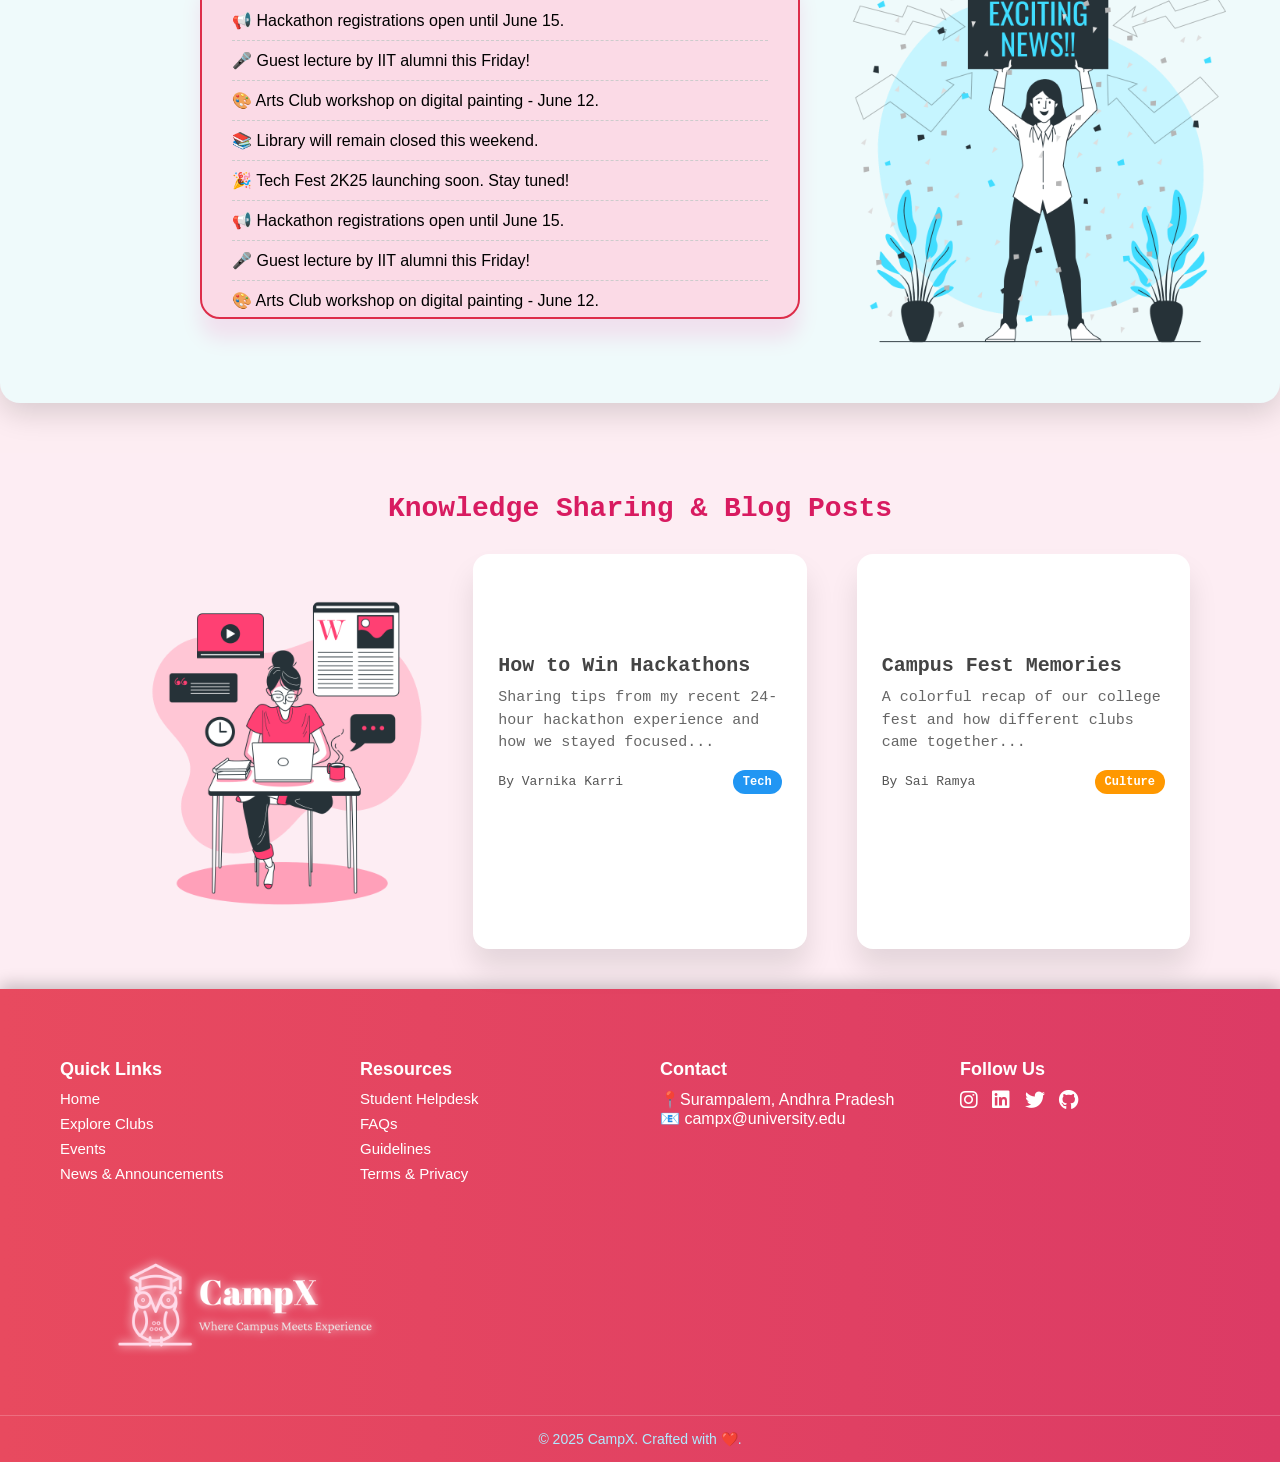
<file: Home.html>
<!DOCTYPE html>
<html lang="en">
<head>
  <meta charset="UTF-8" />
  <meta name="viewport" content="width=device-width, initial-scale=1.0"/>
  <link rel="stylesheet" href="Home.css" />
  <link rel="stylesheet" href="https://cdnjs.cloudflare.com/ajax/libs/font-awesome/6.7.2/css/all.min.css" integrity="sha512-Evv84Mr4kqVGRNSgIGL/F/aIDqQb7xQ2vcrdIwxfjThSH8CSR7PBEakCr51Ck+w+/U6swU2Im1vVX0SVk9ABhg==" crossorigin="anonymous" referrerpolicy="no-referrer" />
  <title>CampusX</title>
  
  
</head>
<body>

<nav>
  <div class="nav-container">
    <div class="logo">
        <img src="logo2_left.png">
    </div>
    <div class="menu-toggle" onclick="toggleMenu()">☰</div>
    <ul class="menu" id="navbar">
      <li><a href="Home.html"><h2>HOME</h2></a></li>

      <li>
        <a href="Events.html"><h2>EVENTS</h2> </a>
        <ul class="dropdown">
          <li><a href="Events.html">Today’s Events</a></li>
          <li><a href="Events.html">Countdown Timer</a></li>
          <li><a href="Events.html">Event Categories</a></li>
        </ul>
      </li>

      <li>
        <a href="Talents1.html"><h2>TALENTS</h2></a>
        <ul class="dropdown">
          <li><a href="#">Talent Wall</a></li>
          <li><a href="#">Puzzle Collage</a></li>
          <li><a href="#">Spotlight</a></li>
          <li><a href="#">Achievements</a></li>
        </ul>
      </li>

      <li>
        <a href="news.html"><h2>NEWS</h2> </a>
        <!-- <ul class="dropdown">
          <li><a href="#">Campus News</a></li>
          <li><a href="#">Announcements</a></li>
          <li><a href="#">Testimonials</a></li>
          <li><a href="#">Quote of the Day</a></li>
        </ul> -->
      </li>

      <li>
        <a href="interface.html"><h2>CLUBS</h2> </a>
      </li>

      <li>
        <a href="Gallery.html"><h2>INTERACTIVE</h2> </a>
        <ul class="dropdown">
          <li><a href="map.html">Campus Map</a></li>
          <li><a href="quote.html">Positivity Wall</a></li>
          <li><a href="letter.html">Open Letters</a></li>
          <li><a href="planner.html">Planner</a></li>
          <li><a href="calendar.html">Mini Calender</a></li>
          <li><a href="wishing-wall.html">Wishing</a></li>
        </ul>
      </li>

      <li><a href="about.html"><h2>ABOUT</h2></a></li>

      <div class="dark-mode-toggle">
        <input type="checkbox" id="toggle" />
        <label for="toggle" class="switch">
          <div class="slider">
            <i class="fas fa-sun icon sun"></i>
            <i class="fas fa-moon icon moon"></i>
          </div>
        </label>
      </div>
      
      
    </ul>
  </div>
  
  
</nav>

 <section class="live-events-banner">
    <div class="live-label">
      <span class="dot"></span>
      LIVE NOW
    </div>
    <img src="event_two.jpg" height="500px"  alt="Live Events" class="banner-img">
 </section> 
  
  <section class="explore-section">
    <div class="explore-container">
      <div class="explore-image">
        <img src="explore_communities.png" alt="Explore Communities" />
      </div>
      <div class="explore-text">
        <h1>Explore and Collaborate with Communities</h1>
        <p>Join like-minded students, discover exciting events, and be part of a dynamic campus culture. Whether you're into tech, arts, social impact, or leadership — there's a space for everyone to shine and grow.</p>
      </div>
    </div>
  
  <section class="community-icons">
    <h2 class="community-heading">Join a Community</h2>
    <div class="icons-wrapper">
      <a href="sports.html" class="icon-box" title="Sports">
        <i class="fas fa-football-ball"></i>
        <span class="icon-label">Sports</span>
      </a>
      <a href="tech.html" class="icon-box" title="Tech">
        <i class="fas fa-microchip"></i>
        <span class="icon-label">Tech</span>
      </a>
      <a href="music.html" class="icon-box" title="Music">
        <i class="fas fa-music"></i>
        <span class="icon-label">Music</span>
      </a>
      <a href="art.html" class="icon-box" title="Art">
        <i class="fas fa-paint-brush"></i>
        <span class="icon-label">Art</span>
      </a>
      <a href="leadership.html" class="icon-box" title="Leadership">
        <i class="fas fa-chess-king"></i>
        <span class="icon-label">Leadership</span>
      </a>
    </div>
  </section>
  </section>

  <section class="clubs-section">
    <h2 class="clubs-heading">Explore Clubs in Our University</h2>
    <div class="club-cards">
      <!-- Club Card 1 -->
      <div class="club-card">
        <img src="rotaract.png" alt="Tech Club">
        <div class="club-info">Rotaract Club</div>
      </div>
  
      <!-- Club Card 2 -->
      <div class="club-card">
        <img src="leo.png" alt="Music Club">
        <div class="club-info">Leo Club</div>
      </div>
  
      <!-- Club Card 3 -->
      <div class="club-card">
        <img src="redcross.png"   alt="Dance Club">
        <div class="club-info">Redcross Club</div>
      </div>
  
      <!-- Club Card 4 -->
      <div class="club-card">
        <img src="nss.png" alt="Art Club">
        <div class="club-info">NSS Club</div>
      </div>
  
      <!-- Club Card 5 -->
      <div class="club-card">
        <img src="soccer_club.png" alt="Photography Club">
        <div class="club-info">Scoccer Club</div>
      </div>
  
      <!-- Club Card 6 -->
      <div class="club-card">
        <img src="Black and White Photography Camera Photo Studio Logo.png" alt="Sports Club">
        <div class="club-info">Photography Club</div>
      </div>
    </div>
  </section>
  <section class="news-section">
    <div class="news-header">
      <h2>📰 News Preview</h2>
      <span class="live-badge">🔴 Live</span>
    </div>
  
    <div class="news-layout">
      <div class="news-box">
        <ul class="news-list">
          <li>📢 Hackathon registrations open until June 15.</li>
          <li>🎤 Guest lecture by IIT alumni this Friday!</li>
          <li>🎨 Arts Club workshop on digital painting - June 12.</li>
          <li>📚 Library will remain closed this weekend.</li>
          <li>🎉 Tech Fest 2K25 launching soon. Stay tuned!</li>
          <li>📢 Hackathon registrations open until June 15.</li>
          <li>🎤 Guest lecture by IIT alumni this Friday!</li>
          <li>🎨 Arts Club workshop on digital painting - June 12.</li>
          <li>📚 Library will remain closed this weekend.</li>
          <li>🎉 Tech Fest 2K25 launching soon. Stay tuned!</li>
          <li>📢 Hackathon registrations open until June 15.</li>
          <li>🎤 Guest lecture by IIT alumni this Friday!</li>
          <li>🎨 Arts Club workshop on digital painting - June 12.</li>
          <li>📚 Library will remain closed this weekend.</li>
          <li>🎉 Tech Fest 2K25 launching soon. Stay tuned!</li>
          <li>📢 Hackathon registrations open until June 15.</li>
          <li>🎤 Guest lecture by IIT alumni this Friday!</li>
          <li>🎨 Arts Club workshop on digital painting - June 12.</li>
          <li>📚 Library will remain closed this weekend.</li>
          <li>🎉 Tech Fest 2K25 launching soon. Stay tuned!</li>
          <li>📢 Hackathon registrations open until June 15.</li>
          <li>🎤 Guest lecture by IIT alumni this Friday!</li>
          <li>🎨 Arts Club workshop on digital painting - June 12.</li>
          <li>📚 Library will remain closed this weekend.</li>
          <li>🎉 Tech Fest 2K25 launching soon. Stay tuned!</li>
          <li>📢 Hackathon registrations open until June 15.</li>
          <li>🎤 Guest lecture by IIT alumni this Friday!</li>
          <li>🎨 Arts Club workshop on digital painting - June 12.</li>
          <li>📚 Library will remain closed this weekend.</li>
          <li>🎉 Tech Fest 2K25 launching soon. Stay tuned!</li>
        </ul>
      </div>
  
      <div class="news-image">
        <img src="news3.png" alt="News" />
      </div>
    </div>
  </section>
  
  <!-- BLOG POSTS SECTION -->
<section class="blog-section">
  <h2 class="blog-heading">Knowledge Sharing & Blog Posts</h2>
  
  <div class="blog-container">
    <div class="news-image">
        <img src="Blog post-bro.png" alt="News" />
      </div>
    <div class="blog-card">
      <h3>How to Win Hackathons</h3>
      <p>Sharing tips from my recent 24-hour hackathon experience and how we stayed focused...</p>
      <div class="blog-meta">
        <span class="author">By Varnika Karri</span>
        <span class="tag tech">Tech</span>
      </div>
    </div>

    <div class="blog-card">
      <h3>Campus Fest Memories</h3>
      <p>A colorful recap of our college fest and how different clubs came together...</p>
      <div class="blog-meta">
        <span class="author">By Sai Ramya</span>
        <span class="tag culture">Culture</span>
      </div>
    </div>

    
    </div>
  </div>
</section>


<footer>
  <div class="footer-container">
    <!-- <div class="footer-section">
      <h2 class="footer-heading">🚀 Campus Connect</h2>
      <p>Uniting ideas, talents, and opportunities on campus.</p>
    </div> -->

    <div class="footer-section">
      <h3>Quick Links</h3>
      <ul>
        <li>Home</li>
        <li>Explore Clubs</li>
        <li>Events</li>
        <li>News & Announcements</li>
      </ul>
    </div>

    <div class="footer-section">
      <h3>Resources</h3>
      <ul>
        <li>Student Helpdesk</li>
        <li>FAQs</li>
        <li>Guidelines</li>
        <li>Terms & Privacy</li>
      </ul>
    </div>

    <div class="footer-section">
      <h3>Contact</h3>
      <p>📍Surampalem, Andhra Pradesh</p>
      <p>📧 campx@university.edu</p>
    </div>

    <div class="footer-section">
      <h3>Follow Us</h3>
      <p>
        <i class="fa-brands fa-instagram"></i>
        <i class="fa-brands fa-linkedin"></i>
        <i class="fa-brands fa-twitter"></i>
        <i class="fa-brands fa-github"></i>
      </p>
    </div>

    <div class="footer-logo-section">
      <img src="logo2_left.png" class="footer-logo" />
      <!-- <h2 style="margin: 5px 0 0; font-size: 22px;">CampX</h2>
      <p style="font-size: 12px;">Where Campus Meets Experience</p> -->
    </div>
  </div>

  <div class="footer-bottom" style="text-align: center; padding: 15px 0; color: #b0eaff;">
    © 2025 CampX. Crafted with ❤️.
  </div>
</footer>


  


</body>
</html>
</file>
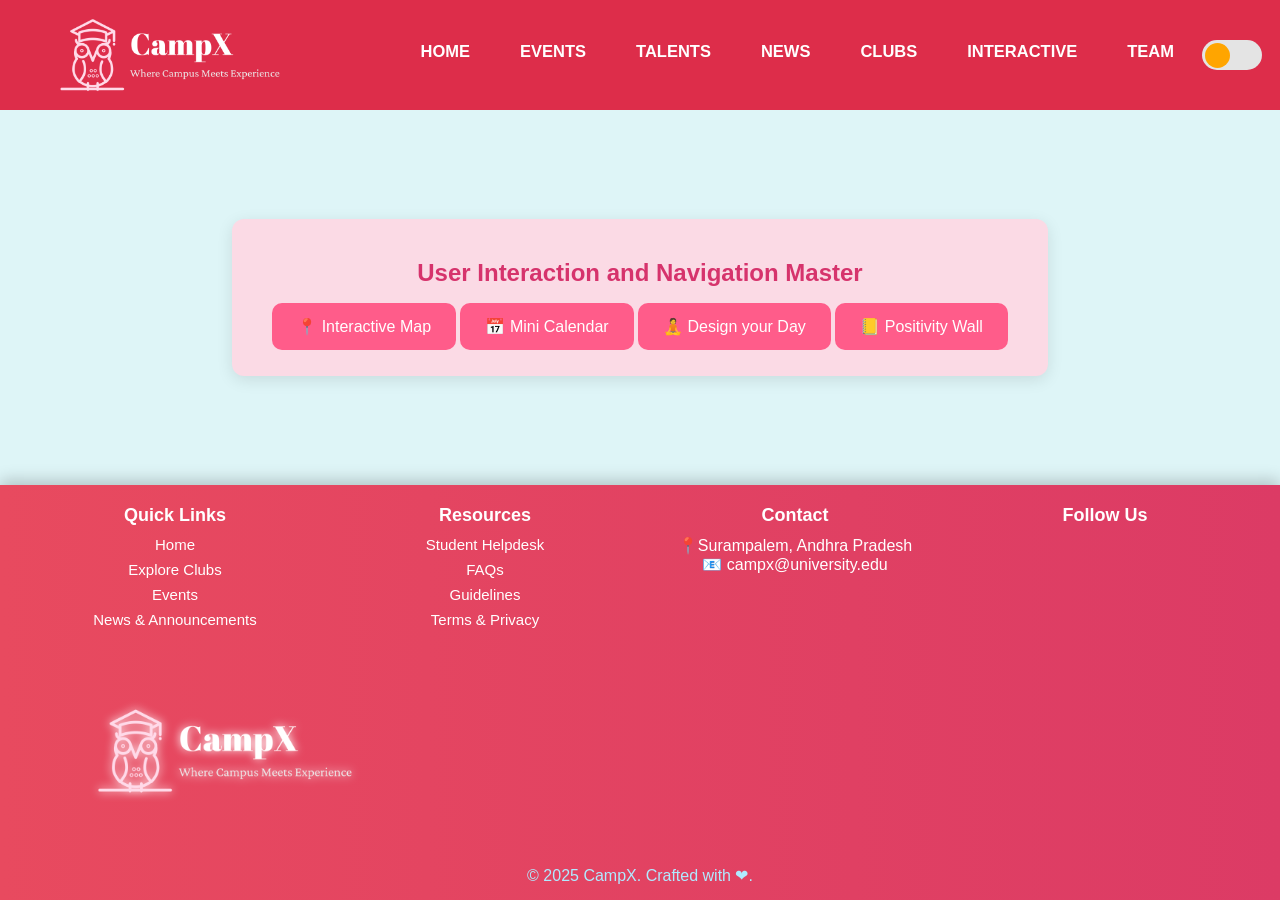
<file: homepage.html>
<html>
    <head>
        <meta charset="UTF-8" />
        <meta name="viewport" content="width=device-width, initial-scale=1.0"/>
        <title>Team-4</title>
        <link rel="stylesheet" href="output.css"/>
    </head>
    <body>
        <nav>
            <div class="nav-container">
                <div class="logo">
        <img src="logo2_left.png">
    </div>
    <div class="menu-toggle" onclick="toggleMenu()">☰</div>
    <ul class="menu" id="navbar">
      <li><a href="Home.html"><h2>HOME</h2></a></li>

      <li>
        <a href="Events.html"><h2>EVENTS</h2> </a>
        <ul class="dropdown">
          <li><a href="#">Today’s Events</a></li>
          <li><a href="#">Countdown Timer</a></li>
          <li><a href="#">Event Categories</a></li>
        </ul>
      </li>

      <li>
        <a href="Talents1.html"><h2>TALENTS</h2></a>
        <ul class="dropdown">
          <li><a href="#">Talent Wall</a></li>
          <li><a href="#">Puzzle Collage</a></li>
          <li><a href="#">Spotlight</a></li>
          <li><a href="#">Achievements</a></li>
        </ul>
      </li>

      <li>
        <a href="news.html"><h2>NEWS</h2> </a>
        <!-- <ul class="dropdown">
          <li><a href="#">Campus News</a></li>
          <li><a href="#">Announcements</a></li>
          <li><a href="#">Testimonials</a></li>
          <li><a href="#">Quote of the Day</a></li>
        </ul> -->
      </li>

      <li>
        <a href="interface.html"><h2>CLUBS</h2> </a>
      </li>

      <li>
        <a href="Gallery.html"><h2>INTERACTIVE</h2> </a>
        <ul class="dropdown">
          <li><a href="map.html">Campus Map</a></li>
          <li><a href="quote.html">Positivity Wall</a></li>
          <li><a href="letter.html">Open Letters</a></li>
          <li><a href="planner.html">Planner</a></li>
        </ul>
      </li>

      <li><a href="Team.html"><h2>TEAM</h2></a></li>

      <div class="dark-mode-toggle">
        <input type="checkbox" id="toggle" />
        <label for="toggle" class="switch">
          <div class="slider">
            <i class="fas fa-sun icon sun"></i>
            <i class="fas fa-moon icon moon"></i>
          </div>
        </label>
      </div>
      
      
    </ul>
  </div>
  
  
</nav>
        <section class="container">
            <h1>User Interaction and Navigation Master</h1>
            <div class="button=grid">
                <a href="map.html" class="nav-button">📍 Interactive Map</a>
                <a href="calendar.html" class="nav-button">📅 Mini Calendar</a>
                <a href="planner.html" class="nav-button">🧘 Design your Day</a>
                <a href="wishing-wall.html" class="nav-button">📒 Positivity Wall</a>
            </div>
        </section>
        <footer>
  <div class="footer-container">
    <!-- <div class="footer-section">
      <h2 class="footer-heading">🚀 Campus Connect</h2>
      <p>Uniting ideas, talents, and opportunities on campus.</p>
    </div> -->

    <div class="footer-section">
      <h3>Quick Links</h3>
      <ul>
        <li>Home</li>
        <li>Explore Clubs</li>
        <li>Events</li>
        <li>News & Announcements</li>
      </ul>
    </div>

    <div class="footer-section">
      <h3>Resources</h3>
      <ul>
        <li>Student Helpdesk</li>
        <li>FAQs</li>
        <li>Guidelines</li>
        <li>Terms & Privacy</li>
      </ul>
    </div>

    <div class="footer-section">
      <h3>Contact</h3>
      <p>📍Surampalem, Andhra Pradesh</p>
      <p>📧 campx@university.edu</p>
    </div>

    <div class="footer-section">
      <h3>Follow Us</h3>
      <p>
        <i class="fab fa-instagram"></i>
        <i class="fab fa-linkedin"></i>
        <i class="fab fa-twitter"></i>
        <i class="fab fa-github"></i>
      </p>
    </div>

    <div class="footer-logo-section">
      <img src="logo2_left.png" class="footer-logo" />
      <!-- <h2 style="margin: 5px 0 0; font-size: 22px;">CampX</h2>
      <p style="font-size: 12px;">Where Campus Meets Experience</p> -->
    </div>
  </div>

  <div class="footer-bottom" style="text-align: center; padding: 15px 0; color: #b0eaff;">
    © 2025 CampX. Crafted with ❤.
  </div>
</footer>
    </body>
</html>
</file>
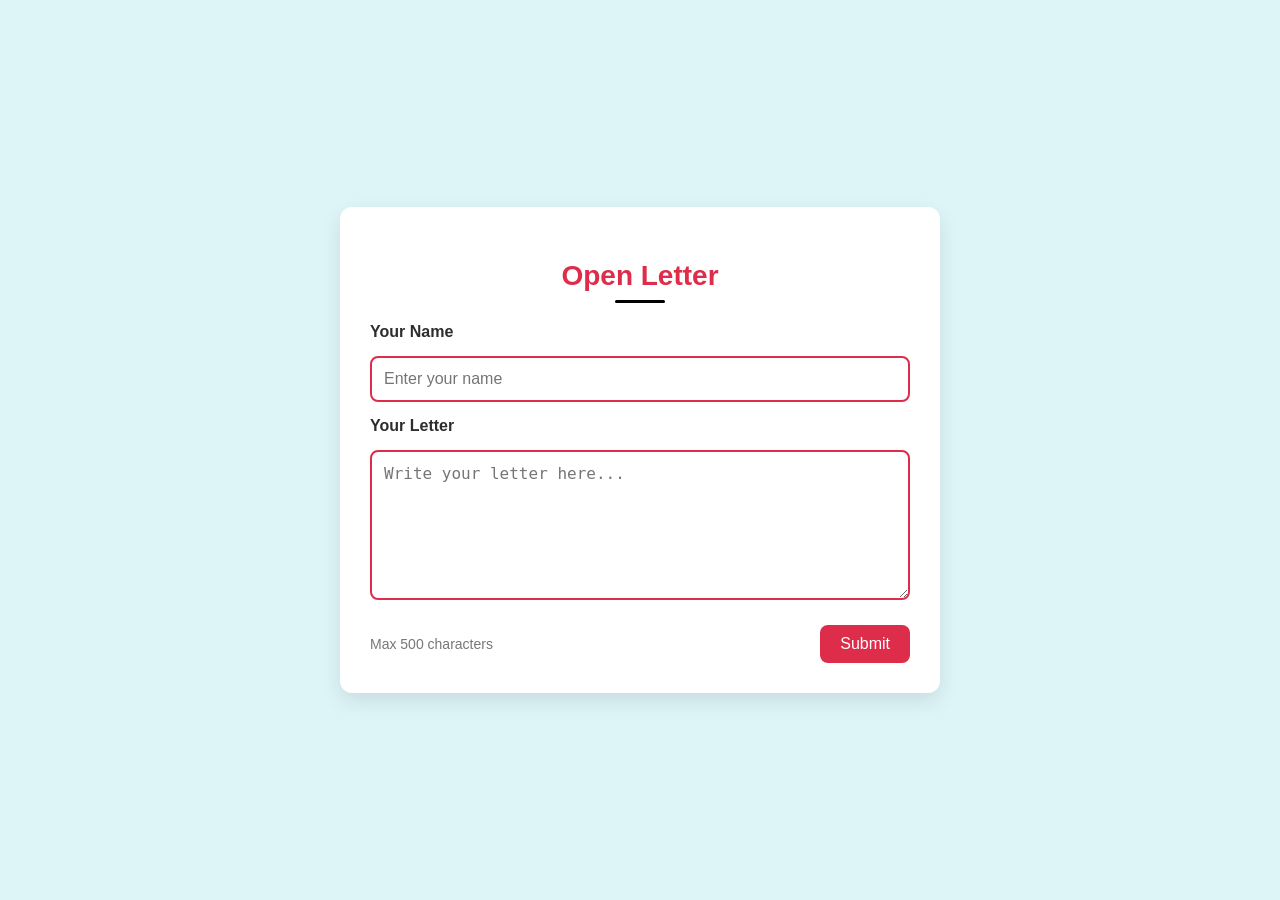
<file: letter.html>
<!DOCTYPE html>
<html lang="en">
<head>
  <meta charset="UTF-8" />
  <title>Open Letter</title>
  <link rel="stylesheet" href="letter.css" />
</head>
<body>
  <div class="letter-container">
    <section class="letter">
      <h2>Open Letter</h2>

      <form>
        <label for="name">Your Name</label>
        <input type="text" id="name" maxlength="30" placeholder="Enter your name" required />

        <label for="letter">Your Letter</label>
        <textarea id="letter" maxlength="500" placeholder="Write your letter here..." required></textarea>

        <div class="info-bar">
          <span>Max 500 characters</span>
          <button type="submit">Submit</button>
        </div>
      </form>
    </section>
  </div>
</body>
</html>
</file>
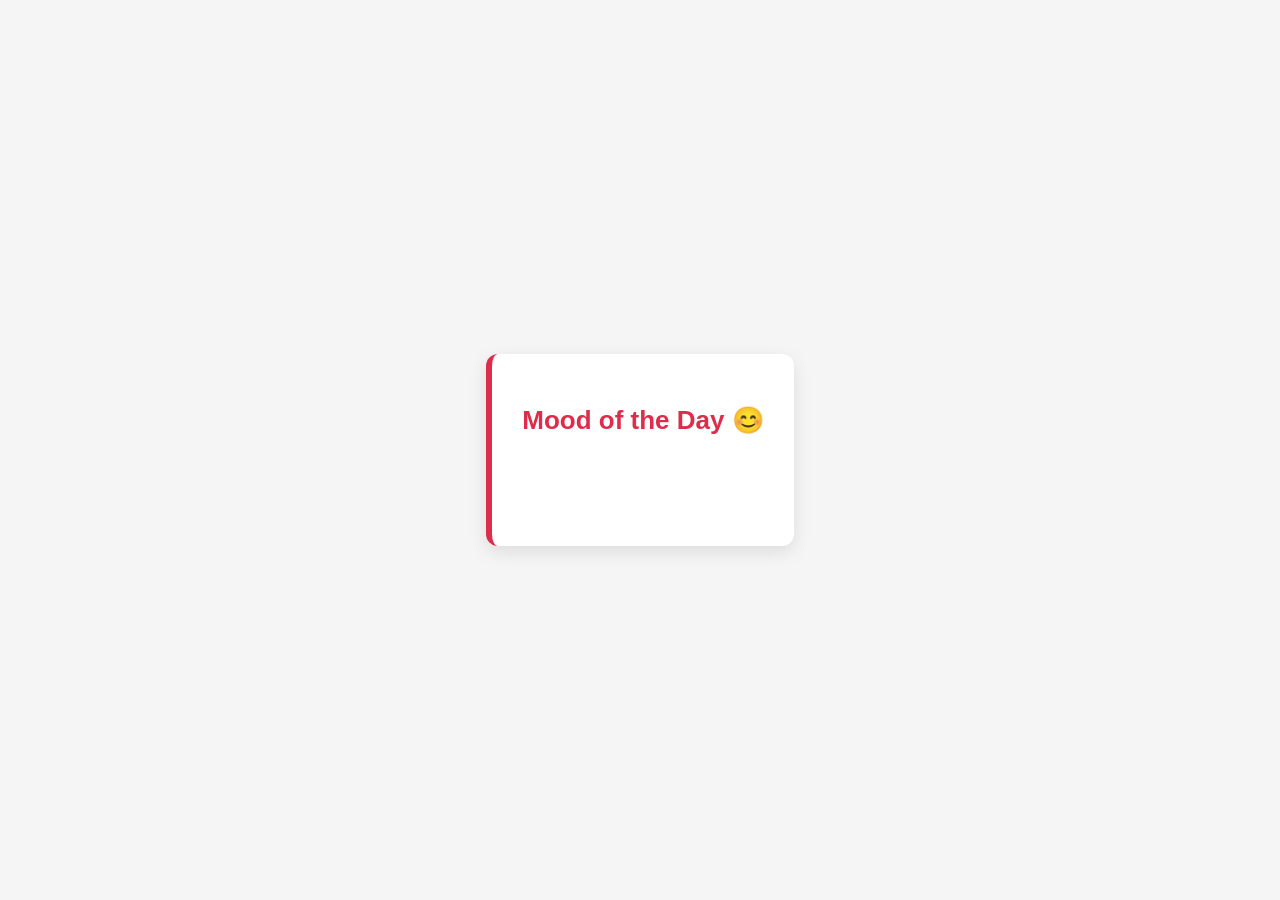
<file: mood.html>
<!DOCTYPE html>
<html lang="en">
<head>
  <meta charset="UTF-8">
  <title>Mood of the Day</title>
  <link rel="stylesheet" href="mood.css">
</head>
<body>
  <section class="mood-box">
    <h2>Mood of the Day 😊</h2>
    <div class="modes">
      <p class="mode q1">“Positive mind. Positive vibes. Positive life.”</p>
      <p class="mode q2">“Let your smile change the world.”</p>
      <p class="mode q3">“Happiness is not by chance, but by choice.”</p>
      <p class="mode q4">“Be the reason someone smiles today.”</p>
    </div>
  </section>
</body>
</html>
</file>
<file: index.css>
* {
    margin: 0;
    padding: 0;
    box-sizing: border-box;
    font-family: 'Segoe UI', sans-serif;
  }
  
  html, body {
    height: 100vh;
    width: 100%;
    overflow: hidden;
  }
  
  .container {
    display: flex;
    height: 100vh;
  }
  
  .logo-container {
    align-self: flex-start;
  }
  
  .logo {
    height: 120px;
    width: auto;
  }
  
  .animated-text {
    white-space: nowrap;
    overflow: hidden;
  }
  
  .animated-text span {
    display: inline-block;
    opacity: 0;
    transform: translateY(20px);
    animation: fadeUp 1s forwards;
  }
  
  @keyframes fadeUp {
    to {
      opacity: 1;
      transform: translateY(0);
    }
  }
  
  /* Animation delays */
  .animated-text span:nth-child(1) { animation-delay: 0s; }
  .animated-text span:nth-child(2) { animation-delay: 0.05s; }
  .animated-text span:nth-child(3) { animation-delay: 0.1s; }
  .animated-text span:nth-child(4) { animation-delay: 0.15s; }
  .animated-text span:nth-child(5) { animation-delay: 0.2s; }
  .animated-text span:nth-child(6) { animation-delay: 0.25s; }
  .animated-text span:nth-child(7) { animation-delay: 0.3s; }
  .animated-text span:nth-child(8) { animation-delay: 0.35s; }
  .animated-text span:nth-child(9) { animation-delay: 0.4s; }
  .animated-text span:nth-child(10) { animation-delay: 0.45s; }
  .animated-text span:nth-child(11) { animation-delay: 0.5s; }
  .animated-text span:nth-child(12) { animation-delay: 0.55s; }
  .animated-text span:nth-child(13) { animation-delay: 0.6s; }
  .animated-text span:nth-child(14) { animation-delay: 0.65s; }
  
  .left {
    flex: 1.5;
    display: flex;
    flex-direction: column;
    justify-content: space-between;
    height: 100vh;
    padding: 20px;
    position: relative;
    color: white;
    background: linear-gradient(to right, #7c0a1d, #d2273e, #f56c8a, #f6a8c5, #d3eff6);
  }
  
  .top-left {
    align-self: flex-start;
    margin-top: 10px;
    margin-left: 30px;
  }
  
  .top-left h1 {
    font-size: 4.5rem;
    line-height: 1.1;
    font-weight: bold;
    font-family: 'Franklin Gothic Medium', 'Arial Narrow', Arial, sans-serif;
  }
  
  .bottom-image {
    display: flex;
    justify-content: center;
    flex-grow: 1;
    overflow: hidden;
    margin-right: 110px;
    margin-top: 30px;

  }
  
  .bottom-image img {
    width: 100%; /* Increase width beyond container */
    height: auto;
    object-fit: cover;
    transform: scale(1.1); /* Zooms the image slightly */
  }
  
  
  .right {
    flex: 1;
    display: flex;
    justify-content: center;
    align-items: center;
    background-color: #CEEFF3;
  }
  
  form {
    display: flex;
    flex-direction: column;
    background: #9DE0E7;
    backdrop-filter: blur(20px);
    -webkit-backdrop-filter: blur(20px);
    padding: 40px 50px;
    border-radius: 20px;
    border: 1px solid rgba(255, 255, 255, 0.3);
    box-shadow: 0 15px 35px rgba(0, 0, 0, 0.4);
    width: 380px;
   color: transparent;
  }
  form h2 {
    margin-bottom: 10px;
    font-size: 2rem;
    text-align: center;
    color: grey;
  }
  
  .form-subtext {
    text-align: center;
    margin-bottom: 25px;
    font-size: 0.95rem;
  }
  
  .form-group {
    display: flex;
    flex-direction: column;
    margin-bottom: 20px;
  }
  
  .form-group label {
    margin-bottom: 6px;
    font-size: 0.95rem;
    font-weight: 500;
  }
  
  input {
    padding: 12px;
    border-radius: 8px;
    border: none;
    background: rgba(97, 37, 37, 0.25);
    color: rgb(140, 36, 36);
    font-size: 0.95rem;
  }
  
  input::placeholder {
    color: #880D1E;
  }
  
  .form-options {
    display: flex;
    justify-content: space-between;
    align-items: center;
    margin-bottom: 25px;
    font-size: 0.9rem;
  }
  
  .remember-me {
    display: flex;
    align-items: center;
    gap: 8px;
    color: black;
  }
  
  .forgot {
    color: #317dc9;
    text-decoration: none;
  }
  
  .forgot:hover {
    text-decoration: underline;
  }
  
  button {
    padding: 14px;
    font-size: 1rem;
    font-weight: bold;
    background-color: #dd2d4a;
    border: none;
    border-radius: 10px;
    color: white;
    cursor: pointer;
    transition: background 0.3s ease;
  }
  
  button:hover {
    background-color: #880d1e;
  }
  
  .signup-link {
    margin-top: 30px;
    text-align: center;
    font-size: 0.95rem;
    color: black;
  }
  
  .signup-link a {
    color: #0e79e5;
    text-decoration: none;
    font-weight: bold;
  }
  
  .signup-link a:hover {
    text-decoration: underline;
  }
  
  .input-icon {
    display: flex;
    align-items: center;
    background: rgba(255, 255, 255, 0.25);
    border-radius: 8px;
    padding: 10px;
    color: #880D1E;
  }
  
  .input-icon i {
    margin-right: 10px;
    font-size: 1rem;
    color: #880D1E;
  }
  
  .input-icon input {
    flex: 1;
    border: none;
    outline: none;
    background: transparent;
    color: black;
    font-size: 0.95rem;
  }
  
  .input-icon input::placeholder {
    color: black;
  }
  
  
  /* form {
    display: flex;
    flex-direction: column;
    background: white;
    padding: 40px;
    border-radius: 10px;
    box-shadow: 0 0 10px rgba(42, 39, 39, 0.1);
    width: 300px;
  } */
  
  /* form h2 {
    margin-bottom: 20px;
    text-align: center;
  }
  
  input {
    padding: 10px;
    margin-bottom: 15px;
    border: 1px solid #ccc;
    border-radius: 6px;
  }
  
  button {
    padding: 10px;
    background-color:#dd2d4a; 
    color: white;
    border: none;
    border-radius: 6px;
    cursor: pointer;
    font-weight: bold;
  }
  
  button:hover {
    background-color: #880d1e;
  } */
</file>
<file: about.css>
* {
  margin: 0;
  padding: 0;
  box-sizing: border-box;
}

/* NAVIGATION */
nav {
  background-color: #DD2D4A;
  box-shadow: 0 4px 10px rgba(0,0,0,0.1);
  padding: 1px 30px;
  position: sticky;
  top: 0;
  z-index: 1000;
  height: 100px;
}

.nav-container {
  display: flex;
  align-items: center;
  justify-content: space-between;
}

.logo img {
  height: 115px;
  width: auto;
  margin-left: -30px;
}

.menu {
  display: flex;
  align-items: center;
  gap:40px;
  list-style: none;
  flex-wrap: nowrap;
}
.menu li {
  position: relative;
  gap: 10px;
  margin-right: 10px;
  
}
.menu > li {
  margin-left: 20px;

}
.menu a {
  text-decoration: none;
  color: #fff;
  padding: 10px;
  display: block;
  font-size: 13px;

}
.menu a:hover {
  background-color: hotpink;
}
.menu a:active{
  background-color: mediumvioletred;
}
.menu > li > a {
  /* border: 2px solid #f8d9e0; /* light pastel pink or change as needed */
  border-radius: 30px; 
  padding: 10px 10px;
  transition: background-color 0.3s, border-color 0.3s;

}

.menu li:hover > ul {
  display: block;
  
}
.dropdown {
  display: none;
  position: absolute;
  background-color: #f26a8d;
  top: 100%;
  left: 0;
  min-width: 120px;
  z-index: 999;
  border-radius: 20px;
  border: 1px solid white;
  list-style: none;
  max-height: 0;
  overflow: hidden;
  transition: max-height 0.4s ease, opacity 0.4s ease;
  opacity: 0;
 
}   
.menu li:hover .dropdown {
      max-height: 1000px; 
      opacity: 1;
      
}
.dropdown li {
  width: 100%;
  list-style: none;

}
.dropdown a {
  padding: 10px;
  border-bottom: 1px solid white;
}
.dropdown a:hover {
  background-color: #ff9ab5;
}

.menu li h2 {
  font-size: 16px;
  color: white;
  transition: color 0.3s;
}

.menu li a {
  text-decoration: none;
}

.menu h2:hover {
  background-color: hotpink;
  border-radius: 15px;
}
.menu a:active{
  background-color: mediumvioletred;
}
/* .menu li h2:hover {
  color: #A53860;
  border: 2px solid white;
  border-radius: 20px;
  background-color: hotpink;
} */

.menu-toggle {
  display: none;
  font-size: 28px;
  cursor: pointer;
}
/* Intro Section */
.intro-section {
  background-color: #FFF0F6;
  padding: 20px 0;
}

.intro-container {
  max-width: 1200px;
  margin: auto;
  display: flex;
  align-items: center;
  justify-content: center;
  flex-wrap: wrap;
  gap: 0px;
}

.intro-image img {
  width: 600px;
  max-width: 100%;
  margin: 1px 0;
  /* border-radius: 20px;
  box-shadow: 0 8px 20px rgba(0,0,0,0.1); */
 
}

.intro-text {
  max-width: 1000px;
}

.intro-text h1 {
  font-size: 45px;
  color: #A53860;
  margin-bottom: 20px;
  font-family: 'Segoe UI', sans-serif;
}

.intro-text p {
  font-size: 20px;
  line-height: 1.6;
  color: #555;
}



.event-section {
  width: 600px;
  background-color: #fef6f6;
  border-radius: 15px;
  box-shadow: 0 8px 20px rgba(0,0,0,0.1);
  text-align: center;
  padding: 20px;
}

.section-header {
  display: flex;
  align-items: center;
  justify-content: center;
  gap: 10px;
  margin-bottom: 20px;
}

.section-header h2 {
  font-size: 24px;
  color: #991b48;
  margin: 0;
}

.section-header.live .dot {
  height: 12px;
  width: 12px;
  background-color: red;
  border-radius: 50%;
  animation: blink 1s infinite;
}

@keyframes blink {
  0%, 100% { opacity: 1; }
  50% { opacity: 0; }
}

.event-image {
  width: 100%;
  border-radius: 10px;
  object-fit: cover;
}



  .intro-container {
    flex-direction: column;
    text-align: center;
  }


  .why-us {
    background-color: #fff;
    padding: 60px 20px;
  }
  
  .container.flex-row.reverse {
    display: flex;
    flex-direction: row;
    justify-content: space-between;
    align-items: center;
    gap: 50px;
    max-width: 1200px;
    margin: auto;
    flex-wrap: wrap;
  }
  
  .why-text {
    flex: 1;
    max-width: 550px;
  }
  
  .why-text h2 {
    font-size: 32px;
    color: #A53860;
    margin-bottom: 15px;
    font-family: 'Segoe UI', sans-serif;
  }
  
  .why-text p {
    font-size: 18px;
    color: #444;
    margin-bottom: 15px;
  }
  
  .why-text ul {
    list-style: none;
    padding-left: 0;
  }
  
  .why-text ul li {
    font-size: 17px;
    color: #555;
    margin-bottom: 10px;
    display: flex;
    align-items: center;
  }
  
  .why-image {
    flex: 1;
    text-align: center;
  }
  
  .why-image img {
    max-width: 450px;
    width: 100%;
    border-radius: 20px;
  }
  
  /* Mobile view */
  @media (max-width: 768px) {
    .container.flex-row.reverse {
      flex-direction: column;
      text-align: center;
    }
    .why-image img {
      max-width: 300px;
    }
  }
  
  /* Meet the Team Section */
  .team-section {
    background-color: #fef6f6;
    padding: 60px 20px;
    text-align: center;
  }
  
  .team-section h2 {
    font-size: 36px;
    color: #A53860;
    margin-bottom: 40px;
    font-family: 'Segoe UI', sans-serif;
  }
  
  .team-grid {
    display: flex;
    flex-wrap: wrap;
    justify-content: center;
    gap: 40px;
  }
  
  .team-member {
    background-color: #fff;
    border-radius: 20px;
    box-shadow: 0 8px 20px rgba(0,0,0,0.1);
    width: 220px;
    padding: 20px;
    transition: transform 0.3s ease;
  }
  
  .team-member:hover {
    transform: translateY(-5px);
  }
  
  .team-member img {
    width: 100%;
    height: 220px;
    object-fit: cover;
    border-radius: 15px;
    margin-bottom: 15px;
  }
  
  .team-member h3 {
    font-size: 20px;
    color: #A53860;
    margin-bottom: 5px;
  }
  
  .team-member p {
    font-size: 15px;
    color: #666;
  }
  


.schedule-event-section {
  background-color: #fff0f6;
  padding: 60px 20px;
}

.schedule-container {
  max-width: 1200px;
  margin: auto;
  display: flex;
  align-items: center;
  justify-content: space-between;
  flex-wrap: wrap;
  gap: 40px;
}

.schedule-text {
  flex: 1;
  max-width: 550px;
}

.schedule-text h2 {
  font-size: 32px;
  color: #A53860;
  margin-bottom: 20px;
  font-family: 'Segoe UI', sans-serif;
}

.schedule-text p {
  font-size: 18px;
  line-height: 1.6;
  color: #444;
}

.schedule-image {
  flex: 1;
  text-align: center;
}

.schedule-image img {
  max-width: 450px;
  width: 100%;
  border-radius: 20px;
  /* Optional: Add soft shadow */
  /* box-shadow: 0 8px 20px rgba(0,0,0,0.1); */
}

@media (max-width: 768px) {
  .schedule-container {
    flex-direction: column-reverse;
    text-align: center;
  }

  .schedule-image img {
    max-width: 300px;
  }
}

.schedule-btn {
  display: inline-block;
  margin-top: 20px;
  padding: 12px 28px;
  background-color: #DD2D4A;
  color: white;
  font-size: 16px;
  font-weight: 600;
  border-radius: 25px;
  text-decoration: none;
  transition: background-color 0.3s ease, transform 0.2s ease;
}

.schedule-btn:hover {
  background-color: #A53860;
  transform: scale(1.05);
}



footer {
  background: linear-gradient(to right, #e84a5f, #dc3b65);
  color: #ffffff;
  font-family: 'Segoe UI', sans-serif;
  padding-top: 40px;
  box-shadow: 0 -5px 15px rgba(0, 0, 0, 0.2);
}

/* FLEX CONTAINER */
.footer-container {
  display: flex;
  flex-wrap: wrap;
  justify-content: space-between;
  align-items: flex-start;
  padding: 30px 60px;
  gap: 40px;
}

/* SECTION GENERAL STYLE */
.footer-section {
  flex: 1;
  min-width: 180px;
}

.footer-heading {
  font-size: 24px;
  font-weight: 700;
  margin-bottom: 6px;
}

.footer-section h3 {
  font-size: 18px;
  margin-bottom: 10px;
  font-weight: bold;
}

.footer-section ul {
  list-style: none;
  padding: 0;
  margin: 0;
}

.footer-section ul li {
  margin-bottom: 8px;
  font-size: 15px;
  transition: transform 0.2s ease-in-out;
}

.footer-section ul li:hover {
  transform: translateX(5px);
  color: #ffe6e6;
}

/* LOGO SECTION */
.footer-logo-section {
  display: flex;
  flex-direction: column;
  align-items: flex-end;
  text-align: right;
  min-width: 200px;
}

.footer-logo {
  width: 370px;
  height: auto;
  margin-bottom: 5px;
  filter: drop-shadow(0px 0px 5px white);
  margin-right:50px;
}

.footer-logo-section h2 {
  font-size: 24px;
  margin: 5px 0 2px;
}

.footer-logo-section p {
  font-size: 12px;
  color: #eee;
}

/* SOCIAL ICONS */
.footer-section p i {
  font-size: 20px;
  margin-right: 10px;
  color: #ffffff;
  transition: color 0.3s ease;
  cursor: pointer;
}

.footer-section p i:hover {
  color: lightblue;
}

/* BOTTOM FOOTER TEXT */
.footer-bottom {
  text-align: center;
  padding: 15px;
  border-top: 1px solid rgba(255, 255, 255, 0.2);
  font-size: 14px;
  color: #f0f0f0;
}
</file>
<file: output.css>
/* Reset and Base Styles */
* {
  margin: 0;
  padding: 0;
  box-sizing: border-box;
}

body {
  font-family: 'Segoe UI', sans-serif;
  background: #DEF5F7;
  color: #333;
  height: 100%;
  /* margin: 0;
  padding: 0; */
  display: flex;
  flex-direction: column;
  text-align: center;
  /* padding: 20px; */
  animation: fadeIn 1s ease-in;
}

.container {
  max-width: 1000;
  margin: auto;
  padding: 40px;
  background: #FBDAE5;
  border-radius: 12px;
  box-shadow: 0 4px 16px rgba(0,0,0,0.1);
  text-align: center;
  animation: slideUp 1s ease-in-out;
}

h1 {
  margin-bottom: 30px;
  color: #d6336c;
}

.button-grid {
  display: flex;
  flex-wrap: wrap;
  gap: 20px;
  justify-content: center;
}

.nav-button {
  background: #ff5c8a;
  color: white;
  padding: 15px 25px;
  text-decoration: none;
  border-radius: 10px;
  transition: background 0.3s ease;
}

.nav-button:hover {
  background: #e04370;
}

.back-to-top {
  position: fixed;
  bottom: 20px;
  right: 20px;
  background: #d6336c;
  color: white;
  padding: 10px 15px;
  border-radius: 50%;
  text-decoration: none;
  font-size: 18px;
  z-index: 1000;
}

.calendar {
  display: grid;
  grid-template-columns: repeat(7, 1fr);
  gap: 10px;
  margin-top: 20px;
}

.calendar div {
  padding: 10px;
  background: #d0e7ff;
  border-radius: 6px;
}

.calendar .highlight {
  background: #ff5c8a;
  color: white;
}

.planner {
  display: flex;
  flex-direction: column;
  gap: 15px;
  margin-top: 20px;
}

.planner textarea {
  width: 100%;
  height: 100px;
  padding: 10px;
  resize: none;
  border-radius: 8px;
  border: 1px solid #ccc;
  background: #fef3f8;
}

.wall {
  display: flex;
  flex-wrap: wrap;
  gap: 15px;
  margin-top: 20px;
  justify-content: center;
}

.note {
  width: 180px;
  height: 180px;
  padding: 20px;
  background-color: #FFECB3;
  font-family: 'Segoe Print', cursive;
  font-size: 1.1em;
  color: #333;
  border-radius: 12px;
  box-shadow: 2px 4px 10px rgba(0, 0, 0, 0.15);
  transform: rotate(-2deg);
  display: flex;
  justify-content: center;
  align-items: center;
  text-align: center;
  transition: transform 0.3s, box-shadow 0.3s;
  position: relative;
}

.note:hover {
  transform: scale(1.05) rotate(0deg);
  box-shadow: 4px 8px 20px rgba(0, 0, 0, 0.25);
}

.note:nth-child(2n) { background-color: #C8E6C9; transform: rotate(1.5deg); }
.note:nth-child(3n) { background-color: #B3E5FC; transform: rotate(-1.5deg); }
.note:nth-child(4n) { background-color: #F8BBD0; transform: rotate(2deg); }
.note:nth-child(5n) { background-color: #D1C4E9; transform: rotate(-3deg); }

@media (max-width: 600px) {
  .nav-button {
    width: 100%;
    text-align: center;
  }
}

.responsive-map {
  width: 100%;
  max-width: 800px;
  border: 2px solid #333;
  border-radius: 10px;
}

/* NAVIGATION STYLES */
nav {
  background-color: #DD2D4A;
  padding: 10px 10px;
}

.nav-container {
  display: flex;
  justify-content: space-between;
  align-items: center;
  height: 90px;
}

.logo img {
  height: 130px;
  width: auto;
}

.menu {
  list-style: none;
  display: flex;
  flex-wrap: nowrap;
}

.menu li {
  position: relative;
  margin-right: 10px;
}

.menu > li {
  margin-left: 20px;
}

.menu a {
  text-decoration: none;
  color: #fff;
  padding: 10px;
  display: block;
  font-size: 11px;
}

.menu a:hover {
  background-color: hotpink;
}

.menu a:active {
  background-color: mediumvioletred;
}

.menu > li > a {
  border-radius: 30px;
  padding: 10px 10px;
  transition: background-color 0.3s, border-color 0.3s;
}

.menu li:hover > ul {
  display: block;
}

.dropdown {
  display: none;
  position: absolute;
  background-color: #f26a8d;
  top: 100%;
  left: 0;
  min-width: 120px;
  z-index: 999;
  border-radius: 20px;
  border: 1px solid white;
  list-style: none;
  max-height: 0;
  overflow: hidden;
  transition: max-height 0.4s ease, opacity 0.4s ease;
  opacity: 0;
}

.menu li:hover .dropdown {
  max-height: 1000px;
  opacity: 1;
}

.dropdown li {
  width: 100%;
}

.dropdown a {
  padding: 10px;
  border-bottom: 1px solid white;
}

.dropdown a:hover {
  background-color: #ff9ab5;
}

.menu-toggle {
  display: none;
  font-size: 1.5em;
  color: white;
  cursor: pointer;
}

@media (max-width: 768px) {
  .menu {
    flex-direction: column;
    width: 100%;
    display: none;
  }
  .menu.active {
    display: flex;
  }
  .menu > li {
    margin-left: 0;
  }
  .menu-toggle {
    display: block;
  }
}

/* DARK MODE TOGGLE */
.dark-mode-toggle {
  display: flex;
  align-items: center;
  justify-content: center;
  padding: 8px;
}

.dark-mode-toggle input {
  display: none;
}

.switch {
  width: 60px;
  height: 30px;
  background: #e4e4e4;
  border-radius: 40px;
  display: flex;
  align-items: center;
  padding: 10px;
  position: relative;
  cursor: pointer;
  transition: background 0.3s ease;
}

.slider {
  background: orange;
  width: 25px;
  height: 25px;
  border-radius: 50%;
  position: absolute;
  top: 3px;
  left: 3px;
  transition: left 0.4s ease;
  display: flex;
  align-items: center;
  justify-content: center;
  color: #fff;
}

.icon {
  text-align: center;
  font-size: 14px;
  transition: opacity 0.3s ease;
}

.sun {
  opacity: 1;
}

.moon {
  opacity: 0;
}

.dark-mode-toggle input:checked + .switch .slider {
  left: 45px;
  background: #1f1f1f;
}

.dark-mode-toggle input:checked + .switch .slider .sun {
  opacity: 0;
}

.dark-mode-toggle input:checked + .switch .slider .moon {
  opacity: 1;
}

/* FOOTER STYLES */
footer {
  background: linear-gradient(to right, #e84a5f, #dc3b65);
  color: #ffffff;
  font-family: 'Segoe UI', sans-serif;
  padding-top: 40px 0;
  text-align: center;
  box-shadow: 0 -5px 15px rgba(0, 0, 0, 0.2);
  
}

.footer-container {
  display: flex;
  flex-wrap: wrap;
  justify-content: space-between;
  align-items: flex-start;
  padding: 20px 40px;
  gap: 40px;
}

.footer-section {
  flex: 1;
  min-width: 180px;
  
}

.footer-heading {
  font-size: 24px;
  font-weight: 700;
  margin-bottom: 6px;
}

.footer-section h3 {
  font-size: 18px;
  margin-bottom: 10px;
  font-weight: bold;
}

.footer-section ul {
  list-style: none;
  padding: 0;
  margin: 0;
}

.footer-section ul li {
  margin-bottom: 8px;
  font-size: 15px;
  transition: transform 0.2s ease-in-out;
}

.footer-section ul li:hover {
  transform: translateX(5px);
  color: #ffe6e6;
}

.footer-logo-section {
  display: flex;
  flex-direction: column;
  align-items: flex-end;
  text-align: right;
  min-width: 200px;
}

.footer-logo {
  width: 370px;
  height: auto;
  margin-bottom: 5px;
  filter: drop-shadow(0px 0px 5px white);
  margin-right: 50px;
}

.footer-logo-section h2 {
  font-size: 22px;
  color: #ffffff;
}
.space{
  height: 300px;
  width: 100%;
}
</file>
<file: Events.css>
/* General Reset */
* {
  margin: 0;
  padding: 0;
  box-sizing: border-box;
}

/* NAVIGATION */
nav {
  background-color: #DD2D4A;
  box-shadow: 0 4px 10px rgba(0,0,0,0.1);
  padding: 1px 30px;
  position: sticky;
  top: 0;
  z-index: 1000;
  height: 100px;
}

.nav-container {
  display: flex;
  align-items: center;
  justify-content: space-between;
}

.logo img {
  height: 115px;
  width: auto;
  margin-left: -30px;
}

.menu {
  display: flex;
  align-items: center;
  gap:40px;
  list-style: none;
  flex-wrap: nowrap;
}
.menu li {
  position: relative;
  gap: 10px;
  margin-right: 10px;
  
}
.menu > li {
  margin-left: 20px;

}
.menu a {
  text-decoration: none;
  color: #fff;
  padding: 10px;
  display: block;
  font-size: 13px;

}
.menu a:hover {
  background-color: hotpink;
}
.menu a:active{
  background-color: mediumvioletred;
}
.menu > li > a {
  /* border: 2px solid #f8d9e0; /* light pastel pink or change as needed */
  border-radius: 30px; 
  padding: 10px 10px;
  transition: background-color 0.3s, border-color 0.3s;

}

.menu li:hover > ul {
  display: block;
  
}
.dropdown {
  display: none;
  position: absolute;
  background-color: #f26a8d;
  top: 100%;
  left: 0;
  min-width: 120px;
  z-index: 999;
  border-radius: 20px;
  border: 1px solid white;
  list-style: none;
  max-height: 0;
  overflow: hidden;
  transition: max-height 0.4s ease, opacity 0.4s ease;
  opacity: 0;
 
}   
.menu li:hover .dropdown {
      max-height: 1000px; 
      opacity: 1;
      
}
.dropdown li {
  width: 100%;
  list-style: none;

}
.dropdown a {
  padding: 10px;
  border-bottom: 1px solid white;
}
.dropdown a:hover {
  background-color: #ff9ab5;
}

.menu li h2 {
  font-size: 16px;
  color: white;
  transition: color 0.3s;
}

.menu li a {
  text-decoration: none;
}

.menu h2:hover {
  background-color: hotpink;
  border-radius: 15px;
}
.menu a:active{
  background-color: mediumvioletred;
}
/* .menu li h2:hover {
  color: #A53860;
  border: 2px solid white;
  border-radius: 20px;
  background-color: hotpink;
} */

.menu-toggle {
  display: none;
  font-size: 28px;
  cursor: pointer;
}
/* Intro Section */
.intro-section {
  background-color: #FFF0F6;
  padding: 60px 20px;
}

.intro-container {
  max-width: 1200px;
  margin: auto;
  display: flex;
  align-items: center;
  justify-content: center;
  flex-wrap: wrap;
  gap: 100px;
}

.intro-image img {
  width: 400px;
  max-width: 100%;
  /* border-radius: 20px;
  box-shadow: 0 8px 20px rgba(0,0,0,0.1); */
}

.intro-text {
  max-width: 500px;
}

.intro-text h1 {
  font-size: 45px;
  color: #A53860;
  margin-bottom: 20px;
  font-family: 'Segoe UI', sans-serif;
}

.intro-text p {
  font-size: 20px;
  line-height: 1.6;
  color: #555;
}

.live-events {
  display: flex;
  justify-content: center;
  gap: 40px;
  padding: 60px 20px;
  background-color: #fff;
  flex-wrap: wrap;
}

.event-section {
  width: 600px;
  background-color: #fef6f6;
  border-radius: 15px;
  box-shadow: 0 8px 20px rgba(0,0,0,0.1);
  text-align: center;
  padding: 20px;
}

.section-header {
  display: flex;
  align-items: center;
  justify-content: center;
  gap: 10px;
  margin-bottom: 20px;
}

.section-header h2 {
  font-size: 24px;
  color: #991b48;
  margin: 0;
}

.section-header.live .dot {
  height: 12px;
  width: 12px;
  background-color: red;
  border-radius: 50%;
  animation: blink 1s infinite;
}

@keyframes blink {
  0%, 100% { opacity: 1; }
  50% { opacity: 0; }
}

.event-image {
  width: 100%;
  border-radius: 10px;
  object-fit: cover;
}


/* UPCOMING EVENTS */
.upcoming-events {
  padding: 60px 30px;
  background: #F8F9FA;
}

.section-title {
  font-size: 28px;
  text-align: center;
  margin-bottom: 30px;
  color: #A53860;
}

.events-scroll-container {
  display: flex;
  overflow-x: auto;
  gap: 20px;
  padding: 0 10px;
}

.event-card {
  flex: 0 0 auto;
  width: 300px;
  height: 440px;
  background: #fff;
  border-radius: 15px;
  box-shadow: 0 8px 20px rgba(0,0,0,0.08);
  overflow: hidden;
  transition: transform 0.3s;
}

.event-card:hover {
  transform: translateY(-5px);
}

.event-img {
  width: 100%;
  height: 300px;
  object-fit: contain;
}

.event-details {
  padding: 15px;
}

.event-title {
  font-size: 20px;
  color: #333;
  margin-bottom: 8px;
}

.event-date {
  color: #999;
  font-size: 14px;
}

.event-description {
  font-size: 15px;
  color: #555;
  margin-top: 10px;
}

/* Responsive */
@media (max-width: 768px) {
  .menu {
    display: none;
    flex-direction: column;
    background-color: #fff;
    position: absolute;
    right: 30px;
    top: 70px;
    padding: 20px;
    box-shadow: 0 4px 10px rgba(0,0,0,0.1);
  }

  .menu.active {
    display: flex;
  }

  .menu-toggle {
    display: block;
  }

  .intro-container {
    flex-direction: column;
    text-align: center;
  }
}



.schedule-event-section {
  background-color: #fff0f6;
  padding: 60px 20px;
}

.schedule-container {
  max-width: 1200px;
  margin: auto;
  display: flex;
  align-items: center;
  justify-content: space-between;
  flex-wrap: wrap;
  gap: 40px;
}

.schedule-text {
  flex: 1;
  max-width: 550px;
}

.schedule-text h2 {
  font-size: 32px;
  color: #A53860;
  margin-bottom: 20px;
  font-family: 'Segoe UI', sans-serif;
}

.schedule-text p {
  font-size: 18px;
  line-height: 1.6;
  color: #444;
}

.schedule-image {
  flex: 1;
  text-align: center;
}

.schedule-image img {
  max-width: 450px;
  width: 100%;
  border-radius: 20px;
  /* Optional: Add soft shadow */
  /* box-shadow: 0 8px 20px rgba(0,0,0,0.1); */
}

@media (max-width: 768px) {
  .schedule-container {
    flex-direction: column-reverse;
    text-align: center;
  }

  .schedule-image img {
    max-width: 300px;
  }
}

.schedule-btn {
  display: inline-block;
  margin-top: 20px;
  padding: 12px 28px;
  background-color: #DD2D4A;
  color: white;
  font-size: 16px;
  font-weight: 600;
  border-radius: 25px;
  text-decoration: none;
  transition: background-color 0.3s ease, transform 0.2s ease;
}

.schedule-btn:hover {
  background-color: #A53860;
  transform: scale(1.05);
}



footer {
  background: linear-gradient(to right, #e84a5f, #dc3b65);
  color: #ffffff;
  font-family: 'Segoe UI', sans-serif;
  padding-top: 40px;
  box-shadow: 0 -5px 15px rgba(0, 0, 0, 0.2);
}

/* FLEX CONTAINER */
.footer-container {
  display: flex;
  flex-wrap: wrap;
  justify-content: space-between;
  align-items: flex-start;
  padding: 30px 60px;
  gap: 40px;
}

/* SECTION GENERAL STYLE */
.footer-section {
  flex: 1;
  min-width: 180px;
}

.footer-heading {
  font-size: 24px;
  font-weight: 700;
  margin-bottom: 6px;
}

.footer-section h3 {
  font-size: 18px;
  margin-bottom: 10px;
  font-weight: bold;
}

.footer-section ul {
  list-style: none;
  padding: 0;
  margin: 0;
}

.footer-section ul li {
  margin-bottom: 8px;
  font-size: 15px;
  transition: transform 0.2s ease-in-out;
}

.footer-section ul li:hover {
  transform: translateX(5px);
  color: #ffe6e6;
}

/* LOGO SECTION */
.footer-logo-section {
  display: flex;
  flex-direction: column;
  align-items: flex-end;
  text-align: right;
  min-width: 200px;
}

.footer-logo {
  width: 370px;
  height: auto;
  margin-bottom: 5px;
  filter: drop-shadow(0px 0px 5px white);
  margin-right:50px;
}

.footer-logo-section h2 {
  font-size: 24px;
  margin: 5px 0 2px;
}

.footer-logo-section p {
  font-size: 12px;
  color: #eee;
}

/* SOCIAL ICONS */
.footer-section p i {
  font-size: 20px;
  margin-right: 10px;
  color: #ffffff;
  transition: color 0.3s ease;
  cursor: pointer;
}

.footer-section p i:hover {
  color: lightblue;
}

/* BOTTOM FOOTER TEXT */
.footer-bottom {
  text-align: center;
  padding: 15px;
  border-top: 1px solid rgba(255, 255, 255, 0.2);
  font-size: 14px;
  color: #f0f0f0;
}
</file>
<file: Gallery.css>
* {
    margin: 0;
    padding: 0;
    box-sizing: border-box;
}
body {
  font-family: 'Courier New', Courier, monospace;
    /* font-family:'Lucida Sans', 'Lucida Sans Regular', 'Lucida Grande', 'Lucida Sans Unicode', Geneva, Verdana, sans-serif; */
    /* background-color: #fae1dd; */
     /* background: hsla(332, 53%, 82%, 1); */

   /* background: linear-gradient(90deg, hsla(332, 53%, 82%, 1) 0%, hsla(176, 57%, 89%, 1) 100%);  */
   /* background: hsla(311, 74%, 87%, 1);  */
   background-color: #FDEDF2; 
 } 

nav {
    /* background-color:#a53860; */
    background-color: #DD2D4A;
    
    padding:  10px 10px;
}
.nav-container {
    display: flex;
    justify-content: space-between;
    align-items: center;
    flex-wrap: nowrap;
    height: 90px;
}
.logo img{
    height: 150px;
    width: auto;
   
  }
.menu {
    list-style: none;
    display: flex;
    flex-wrap: nowrap;
    
}
  .menu li {
    position: relative;
    gap: 15px;
    margin-right: 10px;
    
  }
  .menu > li {
    margin-left: 20px;

  }
  .menu a {
    text-decoration: none;
    color: #fff;
    padding: 10px;
    display: block;
    font-size: 11px;

  }
  .menu a:hover {
    background-color: hotpink;
  }
  .menu a:active{
    background-color: mediumvioletred;
  }
  .menu > li > a {
    /* border: 2px solid #f8d9e0; /* light pastel pink or change as needed */
    border-radius: 30px; 
    padding: 10px 10px;
    transition: background-color 0.3s, border-color 0.3s;

  }
  
  .menu li:hover > ul {
    display: block;
    
  }
  .dropdown {
    display: none;
    position: absolute;
    background-color: #f26a8d;
    top: 100%;
    left: 0;
    min-width: 120px;
    z-index: 999;
    border-radius: 20px;
    border: 1px solid white;
    list-style: none;
    max-height: 0;
    overflow: hidden;
    transition: max-height 0.4s ease, opacity 0.4s ease;
    opacity: 0;
   
 }   
.menu li:hover .dropdown {
        max-height: 1000px; 
        opacity: 1;
        
}
  .dropdown li {
    width: 100%;
    list-style: none;

  }
  .dropdown a {
    padding: 10px;
    border-bottom: 1px solid white;
  }
  .dropdown a:hover {
    background-color: #ff9ab5;
  }
  .menu-toggle {
    display: none;
    font-size: 1.5em;
    color: white;
    cursor: pointer;
}
  
  @media (max-width: 768px) {
    .menu {
      flex-direction: column;
      width: 100%;
      display: none;
    }
    .menu.active {
      display: flex;
    }
    .menu > li {
      margin-left: 0;
    }
    .menu-toggle {
      display: block;
    }
  }
  /* Container */
.dark-mode-toggle {
    display: flex;
    align-items: center;
    justify-content: center;
    padding: 8px;
  }
  
  /* Hide checkbox */
  .dark-mode-toggle input {
    display: none;
  }
  
  /* Label acts as the switch track */
  .switch {
    width: 60px;
    height: 30px;
    background: #e4e4e4;
    border-radius: 40px;
    display: flex;
    align-items: center;
    padding: 10px;
    position: relative;
    cursor: pointer;
    transition: background 0.3s ease;
  }
  
  /* Sliding toggle (thumb) */
  .slider {
    background:orange;
    width: 25px;
    height: 25px;
    border-radius: 50%;
    position: absolute;
    top: 3px;
    left: 3px;
    transition: left 0.4s ease;
    display: flex;
    align-items: center;
    justify-content: center;
    color: #fff;
  }
  
  /* Icons */
  .icon {
    text-align: center;
    font-size: 14px;
    transition: opacity 0.3s ease;
  }
  
  /* Initially show sun, hide moon */
  .sun {
    opacity: 1;
  }
  .moon {
    opacity: 0;
  }
  
  /* When toggled ON (checked) */
  .dark-mode-toggle input:checked + .switch .slider {
    left: 45px;
    background: #1f1f1f;
  }
  
  /* Switch icons */
  .dark-mode-toggle input:checked + .switch .slider .sun {
    opacity: 0;
  }
  .dark-mode-toggle input:checked + .switch .slider .moon {
    opacity: 1;
  }

.space{
    width: 100%;
    height: 30px;
}

.container {
  max-width: 2000px;
  margin: 10px 430px;
}
.button-grid {
  display: flex;
  flex-wrap: wrap;
  gap: 30px;
  justify-content: center;
  text-align: center;
}
.nav-button {
  background: #e84a5f;
  color: white;
  padding: 15px 25px;
  text-decoration: none;
  border-radius: 40px;
  transition: background 0.3s ease;
}
.nav-button:hover {
  background: #580E1B;
}

body {
  margin: 0;
  font-family: Arial, sans-serif;
  background-color: #f5f5f5;
}

.main {
  width: 90%;
  margin: auto;
  padding: 20px 0;
}

h1 {
  font-weight: normal;
  font-size: 35px;
  position: relative;
  color: #DD2D4A;
  margin: 40px 0;
  text-align: center;
}

h1::before {
  content: '';
  position: absolute;
  width: 100px;
  height: 3px;
  background-color: crimson;
  bottom: -10px;
  left: 50%;
  transform: translateX(-50%);
  animation: animate 4s linear infinite;
}

@keyframes animate {
  0% {
    width: 100px;
  }
  50% {
    width: 200px;
  }
  100% {
    width: 100px;
  }
}

.top {
  background-color: #DD2D4A;
  width: 100%;
  margin: 0 auto 20px auto;
  height: 60px;
  display: flex;
  align-items: center;
  border-radius: 5px;
  box-shadow: 3px 3px 5px rgb(223, 216, 216);
  justify-content: center;
  gap: 15px;
}

label {
  display: inline-block;
  height: 100%;
  margin: 10px 20px;
  line-height: 60px;
  font-size: 18px;
  color: white;
  cursor: pointer;
  transition: 0.5s;
}

label:hover {
  color: #580E1B;
}

input[type="radio"] {
  display: none;
}

.photos {
  width: 100%;
  margin: auto;
  display: flex;
  flex-wrap: wrap;
  gap: 50px;
  justify-content: center;
}

.photos .pic {
  width: 100px;
  height: 100px;
  overflow: hidden;
  border-radius: 20px;
  box-shadow: 2px 4px 10px rgb(216, 213, 213);
  background-color: rgb(255, 210, 219);
}

.photos .pic img {
  width: 100%;
  height: 100%;
  display: block;
}

#check1:checked ~ .photos .pic {
  display: block;
}

#check2:checked ~ .photos .pic:not(.college) {
  display: none;
}

#check3:checked ~ .photos .pic:not(.fest) {
  display: none;
}

#check4:checked ~ .photos .pic:not(.sports) {
  display: none;
}

/* Fade in animation for gallery items */
.photos .pic {
  width: 270px;
  height: 270px;
  overflow: hidden;
  border: 1px solid #dd2d4a;
  border-radius: 15px;
  box-shadow: 2px 4px 10px rgb(216, 213, 213);
  background-color: rgb(255, 210, 219);
  opacity: 0;
  transform: translateY(20px);
  animation: fadeIn 0.6s ease-in-out forwards;
}

.photos .pic:nth-child(1) { animation-delay: 0.1s; }
.photos .pic:nth-child(2) { animation-delay: 0.2s; }
.photos .pic:nth-child(3) { animation-delay: 0.3s; }
.photos .pic:nth-child(4) { animation-delay: 0.4s; }
.photos .pic:nth-child(5) { animation-delay: 0.5s; }
.photos .pic:nth-child(6) { animation-delay: 0.6s; }
.photos .pic:nth-child(7) { animation-delay: 0.7s; }
.photos .pic:nth-child(8) { animation-delay: 0.8s; }
.photos .pic:nth-child(9) { animation-delay: 0.9s; }
.photos .pic:nth-child(10) { animation-delay: 1s; }
.photos .pic:nth-child(11) { animation-delay: 1.1s; }
.photos .pic:nth-child(12) { animation-delay: 1.2s; }
.photos .pic:nth-child(13) { animation-delay: 1.3s; }
.photos .pic:nth-child(14) { animation-delay: 1.4s; }

@keyframes fadeIn {
  to {
    opacity: 1;
    transform: translateY(0);
  }
}

/* Image Zoom on Hover */
.photos .pic img {
  width: 100%;
  height: 100%;
  display: block;
  transition: transform 0.4s ease;
}

.photos .pic:hover img {
  transform: scale(1.08);
}


   /* FOOTER BASE STYLES */
footer {
  background: linear-gradient(to right, #e84a5f, #dc3b65);
  color: #ffffff;
  font-family: 'Segoe UI', sans-serif;
  padding-top: 40px;
  box-shadow: 0 -5px 15px rgba(0, 0, 0, 0.2);
}

/* FLEX CONTAINER */
.footer-container {
  display: flex;
  flex-wrap: wrap;
  justify-content: space-between;
  align-items: flex-start;
  padding: 30px 60px;
  gap: 40px;
}

/* SECTION GENERAL STYLE */
.footer-section {
  flex: 1;
  min-width: 180px;
}

.footer-heading {
  font-size: 24px;
  font-weight: 700;
  margin-bottom: 6px;
}

.footer-section h3 {
  font-size: 18px;
  margin-bottom: 10px;
  font-weight: bold;
}

.footer-section ul {
  list-style: none;
  padding: 0;
  margin: 0;
}

.footer-section ul li {
  margin-bottom: 8px;
  font-size: 15px;
  transition: transform 0.2s ease-in-out;
}

.footer-section ul li:hover {
  transform: translateX(5px);
  color: #ffe6e6;
}

/* LOGO SECTION */
.footer-logo-section {
  display: flex;
  flex-direction: column;
  align-items: flex-end;
  text-align: right;
  min-width: 200px;
}

.footer-logo {
  width: 370px;
  height: auto;
  margin-bottom: 5px;
  filter: drop-shadow(0px 0px 5px white);
  margin-right:50px;
}

.footer-logo-section h2 {
  font-size: 24px;
  margin: 5px 0 2px;
}

.footer-logo-section p {
  font-size: 12px;
  color: #eee;
}

/* SOCIAL ICONS */
.footer-section p i {
  font-size: 20px;
  margin-right: 10px;
  color: #ffffff;
  transition: color 0.3s ease;
  cursor: pointer;
}

.footer-section p i:hover {
  color: lightblue;
}

/* BOTTOM FOOTER TEXT */
.footer-bottom {
  text-align: center;
  padding: 15px;
  border-top: 1px solid rgba(255, 255, 255, 0.2);
  font-size: 14px;
  color: #f0f0f0;
}
</file>
<file: Home.css>
* {
    margin: 0;
    padding: 0;
    box-sizing: border-box;
}
body {
  font-family: 'Courier New', Courier, monospace;

    /* font-family:'Lucida Sans', 'Lucida Sans Regular', 'Lucida Grande', 'Lucida Sans Unicode', Geneva, Verdana, sans-serif; */
    /* background-color: #fae1dd; */
     /* background: hsla(332, 53%, 82%, 1); */

   /* background: linear-gradient(90deg, hsla(332, 53%, 82%, 1) 0%, hsla(176, 57%, 89%, 1) 100%);  */
   /* background: hsla(311, 74%, 87%, 1);  */
   background-color: #FDEDF2; 
 } 

nav {
    /* background-color:#a53860; */
    background-color: #DD2D4A;
    box-shadow: 0 4px 10px rgba(0,0,0,0.1);
    
    padding:  10px 10px;
}
.nav-container {
    display: flex;
    justify-content: space-between;
    align-items: center;
    flex-wrap: nowrap;
    height: 70px;
}
.logo img{
    height: 120px;
    width: auto;
   
  }
.menu {
    list-style: none;
    display: flex;
    flex-wrap: nowrap;
    
}
  .menu li {
    position: relative;
    gap: 15px;
    margin-right: 10px;
    
  }
  .menu > li {
    margin-left: 20px;

  }
  .menu a {
    text-decoration: none;
    color: #fff;
    padding: 10px;
    display: block;
    font-size: 13px;

  }
  .menu a:hover {
    background-color: hotpink;
  }
  .menu a:active{
    background-color: mediumvioletred;
  }
  .menu > li > a {
    /* border: 2px solid #f8d9e0; /* light pastel pink or change as needed */
    border-radius: 30px; 
    padding: 10px 10px;
    transition: background-color 0.3s, border-color 0.3s;

  }
  
  .menu li:hover > ul {
    display: block;
    
  }
  .dropdown {
    display: none;
    position: absolute;
    background-color: #f26a8d;
    top: 100%;
    left: 0;
    min-width: 120px;
    z-index: 999;
    border-radius: 20px;
    border: 1px solid white;
    list-style: none;
    max-height: 0;
    overflow: hidden;
    transition: max-height 0.4s ease, opacity 0.4s ease;
    opacity: 0;
   
 }   
.menu li:hover .dropdown {
        max-height: 1000px; 
        opacity: 1;
        
}
  .dropdown li {
    width: 100%;
    list-style: none;

  }
  .dropdown a {
    padding: 10px;
    border-bottom: 1px solid white;
  }
  .dropdown a:hover {
    background-color: #ff9ab5;
  }
  .menu-toggle {
    display: none;
    font-size: 1.5em;
    color: white;
    cursor: pointer;
}
  
  @media (max-width: 768px) {
    .menu {
      flex-direction: column;
      width: 100%;
      display: none;
    }
    .menu.active {
      display: flex;
    }
    .menu > li {
      margin-left: 0;
    }
    .menu-toggle {
      display: block;
    }
  }
  /* Container */
.dark-mode-toggle {
    display: flex;
    align-items: center;
    justify-content: center;
    padding: 8px;
  }
  
  /* Hide checkbox */
  .dark-mode-toggle input {
    display: none;
  }
  
  /* Label acts as the switch track */
  .switch {
    width: 60px;
    height: 30px;
    background: #e4e4e4;
    border-radius: 40px;
    display: flex;
    align-items: center;
    padding: 10px;
    position: relative;
    cursor: pointer;
    transition: background 0.3s ease;
  }
  
  /* Sliding toggle (thumb) */
  .slider {
    background:orange;
    width: 25px;
    height: 25px;
    border-radius: 50%;
    position: absolute;
    top: 3px;
    left: 3px;
    transition: left 0.4s ease;
    display: flex;
    align-items: center;
    justify-content: center;
    color: #fff;
  }
  
  /* Icons */
  .icon {
    text-align: center;
    font-size: 14px;
    transition: opacity 0.3s ease;
  }
  
  /* Initially show sun, hide moon */
  .sun {
    opacity: 1;
  }
  .moon {
    opacity: 0;
  }
  
  /* When toggled ON (checked) */
  .dark-mode-toggle input:checked + .switch .slider {
    left: 45px;
    background: #1f1f1f;
  }
  
  /* Switch icons */
  .dark-mode-toggle input:checked + .switch .slider .sun {
    opacity: 0;
  }
  .dark-mode-toggle input:checked + .switch .slider .moon {
    opacity: 1;
  }
  
  /* live events section */
  .live-events-banner {
    position: relative;
    width: 100%;
    max-width: 1000px;
    max-height: 500px;
    margin: 25px auto;
    border-radius: 15px;
    overflow: hidden;
    box-shadow: 0 10px 20px rgba(0,0,0,0.15);
    margin-bottom: -80px;
    
  }
  
  .banner-img {
    width: 100%;
    /* height: 100%; */
    display: block;
    object-fit: auto;
   

  }
  
  /* LIVE label */
  .live-label {
    position: absolute;
    top: 15px;
    left: 20px;
    background-color: rgba(228, 209, 209, 0.8);
    color: rgb(173, 25, 25);
    font-weight: bold;
    padding: 12px 12px;
    font-size: 14px;
    border-radius: 20px;
    display: flex;
    align-items: center;
    gap: 8px;
    font-family: 'Segoe UI', sans-serif;
  }
  
  /* Blinking red dot */
  .dot {
    width: 20px;
    height: 20px;
    background-color: rgb(212, 35, 35);
    border: 1px solid rgb(197, 16, 16);
    border-radius: 50%;
    animation: blink 0.5s infinite;
  }
  
  /* Blinking animation */
  @keyframes blink {
    0%, 100% { opacity: 1; }
    50% { opacity: 0.2; }
  }
  
  .explore-section {
    margin: 100px auto;
    padding: 2px 30px;
    max-width: 1500px;
    background: #fff;
    border-radius: 20px;
    box-shadow: 0 10px 30px rgba(0, 0, 0, 0.15);
  }
  
  .explore-container {
    display: flex;
    align-items: center;
    justify-content: space-between;
    flex-wrap: wrap;
    gap: 50px;
  }
  
  .explore-image img {
    height: 500px;
    width: 100%;
    max-width: 800px;
    /* border-radius: 20px; */
    /* box-shadow: 0 5px 15px rgba(0, 0, 0, 0.1); */
  }
  
  .explore-text {
    flex: 1;
  }
  
  .explore-text h1 {
    font-size: 2.5rem;
    color: #dd2d4a;
    margin-bottom: 15px;
    font-weight: bold;
    margin-left: 30px;
  }
  
  .explore-text p {
    font-size: 1rem;
    line-height: 1.7;
    color: #333;
    max-width: 600px;
    margin: 30px;
  }
  
  .community-icons {
    text-align: center;
    margin: 10px auto;
    padding: 20px 10px;
    background: #fef2f6;
    border-radius: 20px;
    max-width: 500px;
    box-shadow: 0 8px 24px rgba(0, 0, 0, 0.1);
    max-height: 200px;
  }
  
  .community-heading {
    font-size: 1.7rem;
    color: #dd2d4a;
    margin-bottom: 30px;
    font-family: 'Segoe UI', sans-serif;
  }
  
  .icons-wrapper {
    display: flex;
    justify-content: center;
    flex-wrap: wrap;
    gap: 20px;
  }
  
  .icon-box {
    text-decoration: none;
    color: #dd2d4a;
    background: #fff;
    padding: 10px;
    border-radius: 50%;
    font-size: 2rem;
    box-shadow: 0 5px 15px rgba(0,0,0,0.1);
    transition: background 0.3s ease, transform 0.3s ease, color 0.3s ease;
    position: relative;
    width: 50px;
    height: 50px;
    display: flex;
    align-items: center;
    justify-content: center;
  }
  
  .icon-box:hover {
    background: #dd2d4a;
    color: #fff;
    transform: scale(1.1);
  }
  
  .icon-label {
    position: absolute;
    top: 100%;
    left: 50%;
    transform: translateX(-50%);
    margin-top: 5px;
    font-size: 14px;
    color: #444;
    opacity: 0;
    transition: opacity 0.3s ease;
  }
  
  .icon-box:hover .icon-label {
    opacity: 1;
    color: #dd2d4a;
    font-weight: bold;
  }




  .clubs-section {
    padding: 60px 20px;
    text-align: center;
    background-color: #fff;
  }
  
  .clubs-heading {
    font-size: 35px;
    color: #cc0044;
    margin-bottom: 40px;
    font-weight: bold;
  }
  
  .club-cards {
    display: grid;
    grid-template-columns: repeat(auto-fill, minmax(250px, 1fr));
    gap: 150px;
    justify-items: center;
    max-width: 1500px;
    margin: 0 auto;
    padding: 100px;
    
  }
  
  .club-card {
    position: relative;
    width: 400px;
    height: 320px;
    border-radius: 16px;
    overflow: hidden;
    box-shadow: 0 20px 25px rgba(0, 0, 0, 0.1);
    border: 2px solid #31B8C4;
    transition: transform 0.3s ease;
    cursor: pointer;
    background-color: #ADE6EB;
  }
  
  .club-card:hover {
    transform: scale(1.05);
  }
  
  .club-card img {
    width: 100%;
    height: 100%;
    object-fit: contain;
    display: block;
  }
  
  .club-info {
    position: absolute;
    bottom: 0;
    background: rgba(0, 0, 0, 0.7);
    color: #fff;
    width: 100%;
    text-align: center;
    padding: 15px 0;
    font-size: 18px;
    font-weight: 600;
    opacity: 0;
    transition: opacity 0.4s ease;
  }
  
  .club-card:hover .club-info {
    opacity: 1;
  }

  .blog-section {
    padding: 40px 20px;
    background-color: #FDEDF3;
    margin-top: 50px;
  }
  
  .blog-heading {
    text-align: center;
    font-size: 28px;
    margin-bottom: 30px;
    color: #d81b60;
  }
  
  .blog-container {
    display: grid;
    grid-template-columns: repeat(auto-fit, minmax(280px, 1fr));
    gap: 50px;
    max-width: 1100px;
    margin: 0 auto;
  }
  
  .blog-card {
    background: #fff;
    padding: 100px 25px;
    border-radius: 16px;
    box-shadow: 0 20px 29px rgba(9, 8, 8, 0.1);
    transition: transform 0.3s;
  }
  
  .blog-card:hover {
    transform: translateY(-5px);
  }
  
  .blog-card h3 {
    font-size: 20px;
    color: #444;
    margin-bottom: 10px;
  }
  
  .blog-card p {
    font-size: 15px;
    color: #666;
    line-height: 1.5;
    margin-bottom: 15px;
  }
  
  .blog-meta {
    display: flex;
    justify-content: space-between;
    align-items: center;
  }
  
  .author {
    font-size: 13px;
    color: #555;
    font-weight: 500;
  }
  
  .tag {
    padding: 5px 10px;
    border-radius: 12px;
    font-size: 12px;
    color: #fff;
    font-weight: 600;
  }
  
  .tag.tech {
    background-color: #2196f3;
  }
  
  .tag.culture {
    background-color: #ff9800;
  }
  
  .tag.arts {
    background-color: #9c27b0;
  }

  
    

  .news-section {
    padding: 40px;
    max-width: 1500px;
    margin: auto;
    font-family: 'Segoe UI', sans-serif;
    background-color: #EFFAFB;
    padding-left: 200px;
    border-radius: 20px;
    box-shadow: 0 10px 30px rgba(0, 0, 0, 0.15);
    
  }
  
  .news-header {
    display: flex;
    align-items: center;
    gap: 12px;
    margin-bottom: 20px;
  }
  
  .news-header h2 {
    font-size: 28px;
    font-weight: bold;
  }
  
  .live-badge {
    background-color: red;
    color: white;
    padding: 4px 12px;
    border-radius: 20px;
    font-size: 14px;
  }
  
  .news-layout {
    display: flex;
    justify-content: space-between;
    align-items: flex-start;
    gap: 20px;
    flex-wrap: wrap;
  }
  
  .news-box {
    width: 600px;
    height: 350px;
    overflow: hidden;
    background: #FBDAE6;
    border-radius: 20px;
    box-shadow: 0 20px 20px rgba(255, 0, 128, 0.1);
    padding: 20px;
    position: relative;
    border: 2px solid #DD2D4A;
    margin-right: 0;
  }
  
  .news-list {
    list-style: none;
    padding: 10px;
    margin: 0;
    animation: scrollNews 20s linear infinite;
  }
  
  .news-list li {
    font-size: 16px;
    padding: 10px 0;
    border-bottom: 1px dashed #ccc;
    color: black;
  }
  
  @keyframes scrollNews {
    0% {
      transform: translateY(0%);
    }
    100% {
      transform: translateY(-100%);
    }
  }
  
  .news-image img {
    width: 400px;
    height: auto;
    border: none;
    box-shadow: none;
    padding-right: 10px;
  }
  

 

  /* FOOTER BASE STYLES */
footer {
  background: linear-gradient(to right, #e84a5f, #dc3b65);
  color: #ffffff;
  font-family: 'Segoe UI', sans-serif;
  padding-top: 40px;
  box-shadow: 0 -5px 15px rgba(0, 0, 0, 0.2);
}

/* FLEX CONTAINER */
.footer-container {
  display: flex;
  flex-wrap: wrap;
  justify-content: space-between;
  align-items: flex-start;
  padding: 30px 60px;
  gap: 40px;
}

/* SECTION GENERAL STYLE */
.footer-section {
  flex: 1;
  min-width: 180px;
}

.footer-heading {
  font-size: 24px;
  font-weight: 700;
  margin-bottom: 6px;
}

.footer-section h3 {
  font-size: 18px;
  margin-bottom: 10px;
  font-weight: bold;
}

.footer-section ul {
  list-style: none;
  padding: 0;
  margin: 0;
}

.footer-section ul li {
  margin-bottom: 8px;
  font-size: 15px;
  transition: transform 0.2s ease-in-out;
}

.footer-section ul li:hover {
  transform: translateX(5px);
  color: #ffe6e6;
}

/* LOGO SECTION */
.footer-logo-section {
  display: flex;
  flex-direction: column;
  align-items: flex-end;
  text-align: right;
  min-width: 200px;
}

.footer-logo {
  width: 370px;
  height: auto;
  margin-bottom: 5px;
  filter: drop-shadow(0px 0px 5px white);
  margin-right:50px;
}

.footer-logo-section h2 {
  font-size: 24px;
  margin: 5px 0 2px;
}

.footer-logo-section p {
  font-size: 12px;
  color: #eee;
}

/* SOCIAL ICONS */
.footer-section p i {
  font-size: 20px;
  margin-right: 10px;
  color: #ffffff;
  transition: color 0.3s ease;
  cursor: pointer;
}

.footer-section p i:hover {
  color: lightblue;
}

/* BOTTOM FOOTER TEXT */
.footer-bottom {
  text-align: center;
  padding: 15px;
  border-top: 1px solid rgba(255, 255, 255, 0.2);
  font-size: 14px;
  color: #f0f0f0;
}
</file>
<file: letter.css>
* {
  box-sizing: border-box;
}

body {
  margin: 0;
  font-family: 'Segoe UI', sans-serif;
  background-color: #DEF5F7;
  min-height: 100vh;
  display: flex;
  justify-content: center;
  align-items: center;
  padding: 20px;
}

.letter-container {
  width: 100%;
  max-width: 600px;
}

.letter {
  background: #fff;
  padding: 30px;
  border-radius: 12px;
  box-shadow: 0 8px 20px rgba(0, 0, 0, 0.1);
}

.letter h2 {
  font-size: 28px;
  color: #DD2D4A;
  text-align: center;
  margin-bottom: 20px;
  position: relative;
}

.letter h2::after {
  content: "";
  width: 50px;
  height: 3px;
  background: #000000;
  display: block;
  margin: 8px auto 0;
  border-radius: 2px;
}

form {
  display: flex;
  flex-direction: column;
  gap: 15px;
}

label {
  font-weight: 600;
  color: #2d2d2d;
}

input,
textarea {
  width: 100%;
  padding: 12px;
  font-size: 16px;
  border: 2px solid #DD2D4A;
  border-radius: 8px;
  outline: none;
}

textarea {
  height: 150px;
  resize: vertical;
}

.info-bar {
  display: flex;
  justify-content: space-between;
  align-items: center;
  margin-top: 10px;
}

.info-bar span {
  font-size: 14px;
  color: #777;
}

button {
  background-color: #DD2D4A;
  color: white;
  padding: 10px 20px;
  font-size: 16px;
  border: none;
  border-radius: 8px;
  cursor: pointer;
  transition: background 0.3s ease;
}

button:hover {
  background-color: #DD2D4A;
}

/* Zoom-in animation on load */
.letter {
  animation: zoomIn 0.6s ease;
}

@keyframes zoomIn {
  from {
    transform: scale(0.90);
    opacity: 0;
  }
  to {
    transform: scale(1);
    opacity: 1;
  }
}

/* Input focus effect */
input:focus,
textarea:focus {
  border-color: #DD2D4A;
  box-shadow: 0 0 5px #dd2d4a88;
  transition: box-shadow 0.3s ease, border-color 0.3s ease;
}

/* Button click animation */
button:active {
  transform: scale(0.98);
  box-shadow: 0 3px 6px rgba(0,0,0,0.15);
}
</file>
<file: mood.css>
body {
  margin: 0;
  padding: 0;
  font-family: 'Segoe UI', sans-serif;
  height: 100vh;
  display: flex;
  justify-content: center;
  align-items: center;
  background-color: #f5f5f5;
}

/* Mood box */
.mood-box {
  background: #f5f5f5;
  padding: 30px;
  max-width: 600px;
  text-align: center;
  border-left: 6px solid #DD2D4A;
  border-radius: 12px;
  box-shadow: 0 6px 18px rgba(0, 0, 0, 0.1);
}

.mood-box h2 {
  font-size: 26px;
  color: #DD2D4A;
  margin-bottom: 20px;
}

/* Quotes area */
.modes {
  position: relative;
  height: 60px;
}

.mode {
  position: absolute;
  opacity: 0;
  font-size: 18px;
  font-style: italic;
  color: #444;
  width: 100%;
  animation: fadeQuotes 16s linear infinite;
}

.q2 {
  animation-delay: 4s;
}
.q3 {
  animation-delay: 8s;
}
.q4 {
  animation-delay: 12s;
}

@keyframes fadeQuotes {
  0% { opacity: 0; }
  5% { opacity: 1; }
  25% { opacity: 1; }
  30% { opacity: 0; }
  100% { opacity: 0; }
}

.mood-box {
  background: #fff;
  padding: 30px;
  max-width: 600px;
  text-align: center;
  border-left: 6px solid #DD2D4A;
  border-radius: 12px;
  box-shadow: 0 6px 18px rgba(0, 0, 0, 0.1);
  animation: zoomIn 0.8s ease-out;
}

@keyframes zoomIn {
  0% {
    transform: scale(0.90);
    opacity: 0;
  }
  100% {
    transform: scale(1);
    opacity: 1;
  }
}
</file>
